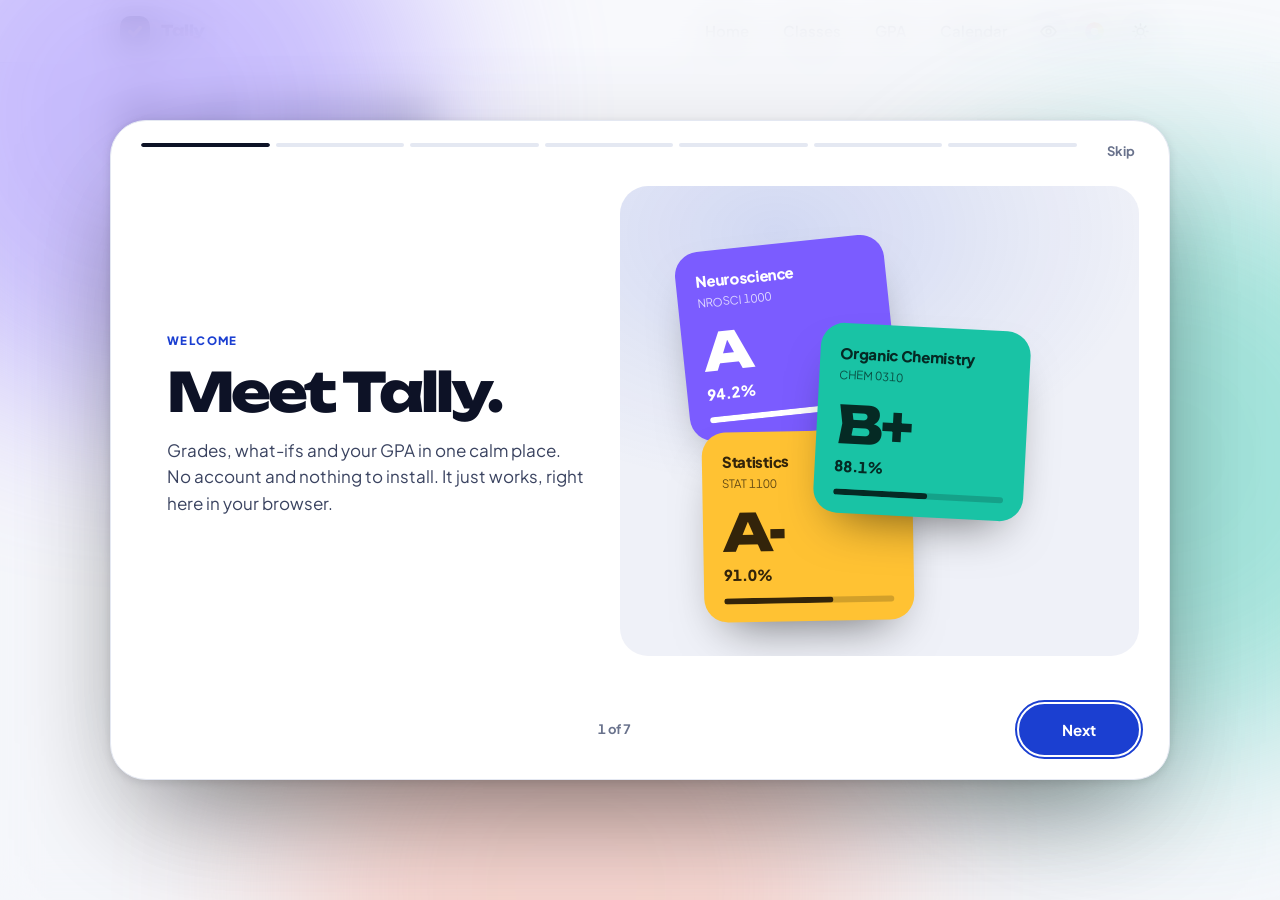
<file: index.html>
<!DOCTYPE html>
<html lang="en"><head><meta charset="utf-8"><meta name="viewport" content="width=device-width, initial-scale=1, viewport-fit=cover"><title>Tally</title><meta name="theme-color" content="#1B3FD1"><link rel="icon" href="icon.svg" type="image/svg+xml"><link rel="icon" href="favicon-32.png" sizes="32x32" type="image/png"><link rel="apple-touch-icon" href="apple-touch-icon.png"><link rel="manifest" href="manifest.webmanifest"><meta name="apple-mobile-web-app-capable" content="yes"><meta name="mobile-web-app-capable" content="yes"><meta name="apple-mobile-web-app-title" content="Tally"><meta name="apple-mobile-web-app-status-bar-style" content="black-translucent"><script>try{var t=localStorage.getItem('pitt-theme');if(t==='dark'||t==='light')document.documentElement.dataset.theme=t}catch(e){}</script><link rel="preconnect" href="https://fonts.googleapis.com"><link rel="preconnect" href="https://fonts.gstatic.com" crossorigin><link href="https://fonts.googleapis.com/css2?family=Unbounded:wght@600;800&family=Plus+Jakarta+Sans:wght@400;500;600;700;800&display=swap" rel="stylesheet"><link rel="stylesheet" href="styles.css"></head><body><a class="skip" href="#main">Skip to content</a><header class="top" id="shell-header"><div class="wrap">
  <button class="brand" data-act="go" data-v="home" aria-label="Tally home"><svg class="mark" viewBox="0 0 64 64" aria-hidden="true"><rect width="64" height="64" rx="22" fill="#0D1226"/><path d="M21.5 33.5 29 41 43 25" fill="none" stroke="#FFB81C" stroke-width="8" stroke-linecap="round" stroke-linejoin="round"/></svg><span class="t">Tally</span></button>
  <div class="right"><nav class="tabs" aria-label="Sections">
    <button data-act="go" data-v="home">Home</button>
    <button data-act="jump" data-t="classes">Classes</button>
    <button data-act="jump" data-t="gpa">GPA</button>
    <button data-act="go" data-v="cal" id="calTab">Calendar</button>
  </nav>
  <button class="tg calbtn" data-act="go" data-v="cal" aria-label="Calendar" title="Calendar"><svg viewBox="0 0 24 24" fill="none" stroke="currentColor" stroke-width="2" stroke-linecap="round" stroke-linejoin="round"><rect x="3.5" y="5" width="17" height="15.5" rx="4"/><path d="M8 3v3.5M16 3v3.5M3.5 10h17"/></svg></button>
  <button class="tg" id="privBtn" aria-label="Hide grades" aria-pressed="false" title="Hide grades"><svg class="eye" viewBox="0 0 24 24" fill="none" stroke="currentColor" stroke-width="2" stroke-linecap="round" stroke-linejoin="round"><path d="M2.5 12S6 5.5 12 5.5 21.5 12 21.5 12 18 18.5 12 18.5 2.5 12 2.5 12z"/><circle cx="12" cy="12" r="3"/></svg><svg class="eyeoff" viewBox="0 0 24 24" fill="none" stroke="currentColor" stroke-width="2" stroke-linecap="round" stroke-linejoin="round"><path d="M10.6 5.7A9.6 9.6 0 0 1 12 5.5c6 0 9.5 6.5 9.5 6.5a16 16 0 0 1-2.9 3.7M6.6 6.9A15.700 15.700 0 0 0 2.5 12S6 18.500 12 18.500c1.600 0 3-.4 4.200-1M9.900 9.900a3 3 0 0 0 4.200 4.200M3 3l18 18"/></svg></button>
  <button class="tg" id="accBtn" aria-label="Accent colors" title="Accent colors" aria-expanded="false" aria-controls="accPop"><span class="dotc"></span></button>
  <button class="tg" id="themeBtn" aria-label="Toggle dark mode" title="Toggle dark mode"><svg class="sun" viewBox="0 0 24 24" fill="none" stroke="currentColor" stroke-width="2" stroke-linecap="round"><circle cx="12" cy="12" r="4.2"/><path d="M12 2.5v2.2M12 19.3v2.2M2.5 12h2.2M19.3 12h2.2M5.3 5.3l1.6 1.6M17.1 17.1l1.6 1.6M5.3 18.7l1.6-1.6M17.1 6.9l1.6-1.6"/></svg><svg class="moon" viewBox="0 0 24 24" fill="currentColor"><path d="M20.5 14.6A8.6 8.6 0 0 1 9.4 3.5a8.6 8.6 0 1 0 11.1 11.1z"/></svg></button></div>
</div></header><main><div class="wrap" id="main" tabindex="-1"></div></main><div id="saveStat" class="savestat" role="status" aria-live="polite"></div><script id="saved" type="application/json">null</script><script src="js/core.js"></script><script src="js/canvas.js"></script><script src="js/ui.js"></script><script src="js/features.js"></script><script src="js/canvasui.js"></script><script src="js/tour.js"></script><script src="js/main.js"></script></body></html>
</file>
<file: styles.css>
:root{
  --bg:#F6F7FB; --card:#FFFFFF; --ink:#0D1226; --ink2:#3A4360; --mut:#69728C; --line:#E4E8F2; --soft:#EFF1F8;
  --hero:#1B3FD1; --elev:#FFFFFF; --topbg:rgba(255,255,255,.95); --on:#fff;
  --blue:#1B3FD1; --blue-soft:#E8EDFD; --gold:#FFB81C; --good:#0F8A5F; --good-soft:#E1F5EA; --warn:#B8400A; --warn-soft:#FFF0E6;
  --disp:"Unbounded","Plus Jakarta Sans",system-ui,sans-serif;
  --shadow:0 1px 2px rgba(13,18,38,.05),0 12px 30px -16px rgba(13,18,38,.18);
  color-scheme: light;
  box-sizing:border-box;
  padding-top:env(safe-area-inset-top,0px);
  padding-bottom:env(safe-area-inset-bottom,0px);
}
@media (prefers-color-scheme:dark){:root:not([data-theme=light]){--bg:#000000;--card:#0B0C10;--ink:#EEF1FA;--ink2:#B9C1D8;--mut:#8A94B0;--line:#1E202B;--soft:#15171F;--elev:#12141B;--topbg:rgba(0,0,0,.85);--blue:#8AA0FF;--blue-soft:rgba(138,160,255,.14);--good:#4FD6A0;--good-soft:rgba(79,214,160,.14);--warn:#FF9F66;--warn-soft:rgba(255,159,102,.14);--shadow:0 1px 2px rgba(0,0,0,.4),0 14px 32px -16px rgba(0,0,0,.75);color-scheme:dark}}
:root[data-theme=dark]{--bg:#000000;--card:#0B0C10;--ink:#EEF1FA;--ink2:#B9C1D8;--mut:#8A94B0;--line:#1E202B;--soft:#15171F;--elev:#12141B;--topbg:rgba(0,0,0,.85);--blue:#8AA0FF;--blue-soft:rgba(138,160,255,.14);--good:#4FD6A0;--good-soft:rgba(79,214,160,.14);--warn:#FF9F66;--warn-soft:rgba(255,159,102,.14);--shadow:0 1px 2px rgba(0,0,0,.4),0 14px 32px -16px rgba(0,0,0,.75);color-scheme:dark}
*,*::before,*::after{box-sizing:border-box}
html{scroll-padding-top:calc(env(safe-area-inset-top,0px) + 72px)}
body{margin:0;background:var(--bg);color:var(--ink);font:400 15px/1.55 "Plus Jakarta Sans",system-ui,-apple-system,"Segoe UI",Roboto,sans-serif;-webkit-font-smoothing:antialiased;font-variant-numeric:tabular-nums}
body::before{content:"";position:fixed;inset:0 0 auto;height:env(safe-area-inset-top,0px);background:var(--topbg);z-index:30}
h1,h2,h3,p{margin:0}
button,input,select,textarea{font:inherit;color:inherit}
:focus-visible{outline:3px solid var(--gold);outline-offset:2px}
.wrap{max-width:1120px;margin:0 auto;padding:0 clamp(16px,4vw,40px)}
.disp{font-family:var(--disp);font-weight:800;letter-spacing:-0.04em}

.top{position:sticky;top:env(safe-area-inset-top,0px);z-index:20;background:var(--topbg);backdrop-filter:blur(12px);-webkit-backdrop-filter:blur(12px);border-bottom:1px solid var(--line)}
.top .wrap{display:flex;align-items:center;justify-content:space-between;gap:16px;height:62px}
.brand{display:flex;align-items:center;gap:11px;font-family:var(--disp);font-weight:800;font-size:15px;letter-spacing:-0.03em;background:none;border:0;cursor:pointer;padding:0}
.mark{width:30px;height:30px;flex:0 0 auto;display:block}
.right{display:flex;align-items:center;gap:6px;min-width:0}
.tg{position:relative;width:40px;height:40px;border-radius:99px;border:0;background:var(--soft);color:var(--ink);cursor:pointer;flex:0 0 auto;display:grid;place-items:center;transition:background-color .2s ease,transform .2s ease}
#accBtn .dotc{width:19px;height:19px;border-radius:99px;background:conic-gradient(#FF7A59,#FFC233,#B8E651,#19C3A5,#4C92FF,#7B5CFF,#FF6FA8,#FF7A59);-webkit-mask:radial-gradient(circle,transparent 0 3.5px,#000 4px);mask:radial-gradient(circle,transparent 0 3.5px,#000 4px);grid-area:1/1;transition:transform .5s cubic-bezier(.2,.7,.2,1)}
#accBtn:hover .dotc,#accBtn[aria-expanded=true] .dotc{transform:rotate(90deg)}
:root[data-acc]{--hero:var(--acc);--blue:var(--acc);--blue-soft:color-mix(in srgb,var(--acc) 12%,transparent)}
:root[data-acc][data-theme=dark]{--blue:color-mix(in srgb,var(--acc) 55%,#fff);--blue-soft:color-mix(in srgb,var(--acc) 22%,transparent)}
.pop{position:fixed;z-index:60;top:calc(env(safe-area-inset-top,0px) + 70px);right:max(16px,calc((100vw - 1120px)/2 + 40px));width:min(410px,calc(100vw - 32px));max-height:calc(100vh - 100px);overflow:auto;background:var(--elev);border:1px solid var(--line);border-radius:24px;box-shadow:0 24px 60px -20px rgba(0,0,0,.45),var(--shadow);padding:18px 18px 14px;opacity:0;visibility:hidden;transform:translateY(-8px) scale(.97);transform-origin:top right;transition:opacity .22s ease,transform .28s cubic-bezier(.2,.7,.2,1),visibility 0s .28s}
.pop.open{opacity:1;visibility:visible;transform:none;transition:opacity .22s ease,transform .28s cubic-bezier(.2,.7,.2,1),visibility 0s}
.pop h4{margin:0 0 10px;font-size:12.5px;font-weight:700;color:var(--mut);letter-spacing:.04em;text-transform:uppercase}
.pop h4:not(:first-child){margin-top:18px}
.sw{display:flex;flex-wrap:wrap;gap:8px}
.sw button{position:relative;width:28px;height:28px;border-radius:99px;border:0;background:var(--c);cursor:pointer;padding:0;box-shadow:inset 0 0 0 1px rgba(128,128,128,.25);transition:transform .15s ease}
.sw button:hover{transform:scale(1.14)}
.sw button.on{box-shadow:0 0 0 2px var(--elev),0 0 0 4px var(--ink)}
.sw.big button{width:34px;height:34px}
.cr2{display:grid;grid-template-columns:112px minmax(0,1fr);gap:8px 10px;align-items:center;padding:9px 0;border-top:1px solid var(--line)}
.cr2:first-of-type{border-top:0}
.cr2 .nm2{font-weight:600;font-size:13.5px;display:flex;align-items:center;gap:8px;min-width:0}
.cr2 .nm2 span{overflow:hidden;text-overflow:ellipsis;white-space:nowrap}
.cr2 .nm2 i{width:10px;height:10px;border-radius:99px;background:var(--c);flex:0 0 auto}
.cr2 .sw button{width:18px;height:18px}
.cr2 .sw{gap:4px;flex-wrap:nowrap}
.pre{display:grid;grid-template-columns:repeat(3,minmax(0,1fr));gap:8px}
.pre button{border:2px solid var(--line);background:var(--soft);border-radius:16px;padding:10px 8px 9px;cursor:pointer;display:flex;flex-direction:column;align-items:center;gap:8px;color:var(--ink);transition:border-color .18s ease,transform .15s ease}
.pre button:hover{transform:translateY(-2px)}
.pre button.on{border-color:var(--ink)}
.pre b{font-size:12.5px;font-weight:700}
.strip{display:flex}
.strip i{width:13px;height:13px;border-radius:99px;margin-left:-3px;box-shadow:0 0 0 2px var(--soft)}
.strip i:first-child{margin-left:0;width:17px;height:17px;margin-top:-2px;margin-right:2px}
.pophint{margin:14px 0 0;font-size:12.5px;color:var(--mut)}
.cpbar{display:flex;align-items:center;justify-content:space-between;gap:12px;flex-wrap:wrap}
.cc{display:flex;gap:6px;align-items:center}
.cc button{width:18px;height:18px;border-radius:99px;border:0;padding:0;background:var(--c);cursor:pointer;box-shadow:inset 0 0 0 1px rgba(128,128,128,.3);transition:transform .15s ease}
.cc button:hover{transform:scale(1.2)}
.cc button.on{box-shadow:0 0 0 2px var(--bg),0 0 0 4px var(--ink)}
.popf{display:flex;justify-content:flex-end;margin-top:10px}
.popf button{background:none;border:0;color:var(--mut);font-weight:700;cursor:pointer;font-size:13px;padding:6px 4px}
.popf button:hover{color:var(--ink)}
@media (max-width:520px){.cr2{grid-template-columns:1fr}}
.tg:hover{background:var(--line)}
.tg:active{transform:scale(.92)}
.tg svg{grid-area:1/1;width:19px;height:19px;transition:transform .5s cubic-bezier(.2,.7,.2,1),opacity .3s ease}
.tg .moon{opacity:0;transform:rotate(-70deg) scale(.4)}
:root[data-theme=dark] .tg .sun{opacity:0;transform:rotate(70deg) scale(.4)}
:root[data-theme=dark] .tg .moon{opacity:1;transform:none}
@media (prefers-reduced-motion:no-preference){html.theming,html.theming *,html.theming *::before,html.theming *::after{transition:background-color .4s ease,color .4s ease,border-color .4s ease,fill .4s ease,stroke .4s ease,box-shadow .4s ease!important}}
.tabs{display:flex;gap:4px;overflow-x:auto}
.tabs button{background:none;border:0;border-radius:99px;padding:8px 15px;cursor:pointer;color:var(--ink2);font-weight:600;white-space:nowrap}
.tabs button:hover{background:var(--soft);color:var(--ink)}

main{padding:34px 0 110px}
.page-h{font-family:var(--disp);font-size:clamp(34px,6vw,60px);font-weight:800;letter-spacing:-0.05em;line-height:1}
.lede{color:var(--mut);margin-top:12px;max-width:56ch;font-size:16px}
.card{background:var(--card);border-radius:28px;box-shadow:var(--shadow);border:1px solid var(--line)}
.mut{color:var(--mut)}
.sechead{display:flex;align-items:flex-end;justify-content:space-between;gap:14px;flex-wrap:wrap;margin:56px 0 16px;scroll-margin-top:76px}
.sechead h2{font-family:var(--disp);font-size:clamp(22px,3vw,30px);font-weight:800;letter-spacing:-0.045em}
.sechead p{color:var(--mut);font-size:14px}

.hero{position:relative;overflow:hidden;margin-top:28px;display:grid;grid-template-columns:minmax(0,1fr) minmax(0,1.1fr);gap:22px 40px;align-items:center;padding:clamp(24px,3.6vw,44px);border-radius:36px;background-color:var(--hero);background-image:radial-gradient(rgba(255,255,255,.16) 1.2px,transparent 1.4px);background-size:24px 24px;color:#fff}
.hero .lab{font-weight:700;display:flex;align-items:center;gap:12px;color:#fff}
.hero .lab::before{content:"";width:30px;height:5px;border-radius:5px;background:var(--gold)}
.gnum{font-family:var(--disp);font-size:clamp(50px,8.4vw,96px);font-weight:800;letter-spacing:-0.05em;line-height:1;margin-top:18px;color:#fff}
.hero .sub{margin-top:12px;color:rgba(255,255,255,.82)}
.after{margin-top:18px;padding:11px 16px;border-radius:16px;background:rgba(255,255,255,.14);color:#fff;font-size:14px;display:inline-block}
.after b{color:var(--gold);font-family:var(--disp);font-weight:800;font-size:17px;letter-spacing:-0.03em}
.hc svg{display:block;width:100%;height:auto}
.hc text{fill:rgba(255,255,255,.8);font:12px "Plus Jakarta Sans",system-ui,sans-serif}
.hc .val{fill:#fff;font-weight:800;font-size:13px}
.hc .ch-grid{stroke:rgba(255,255,255,.2)}
.hc .ch-line{fill:none;stroke:var(--gold);stroke-width:4;stroke-linecap:round;stroke-linejoin:round}
.hc .ch-area{fill:var(--gold);fill-opacity:.16}
.hc .ch-dot{fill:var(--gold);stroke:#fff;stroke-width:3}
.hc .ch-dot.proj{fill:var(--hero);stroke:var(--gold)}

.tiles{display:grid;grid-template-columns:repeat(3,minmax(0,1fr));gap:16px}
.tile{position:relative;display:flex;flex-direction:column;text-align:left;width:100%;min-height:290px;cursor:pointer;border:0;border-radius:32px;padding:24px 24px 22px;background:var(--c);color:var(--fg);box-shadow:var(--shadow)}
.tile:focus-visible{outline-color:var(--ink)}
@media (prefers-reduced-motion:no-preference){.tile{transition:transform .18s ease,box-shadow .18s ease}.tile:hover{transform:translateY(-4px);box-shadow:0 18px 36px -18px rgba(13,18,38,.5)}}
.tile .nm{font-weight:800;font-size:18px;line-height:1.2;letter-spacing:-0.02em}
.tile .cd{font-size:13px;opacity:.78;margin-top:3px}
.tile .L{font-family:var(--disp);font-weight:800;font-size:clamp(64px,7.6vw,92px);letter-spacing:-0.06em;line-height:1;margin-top:auto;padding-top:18px}
.tile .row{display:flex;align-items:baseline;justify-content:space-between;gap:10px;flex-wrap:wrap;margin-top:8px}
.tile .p{font-weight:800;font-size:21px;letter-spacing:-0.02em}
.tile .pj{font-size:13.5px;opacity:.85}
.tile .pj b{font-weight:800}
.tbar{height:8px;border-radius:99px;background:color-mix(in srgb,var(--fg) 20%,transparent);overflow:hidden;margin-top:16px}
.tbar i{display:block;height:100%;background:var(--fg);border-radius:99px}
.tile small{display:block;margin-top:8px;font-size:12.5px;opacity:.85}
.tile .late{display:inline-block;margin-top:9px;padding:3px 11px;border-radius:99px;background:var(--fg);color:var(--c);font-size:12px;font-weight:700}

.panel{padding:6px 26px}
.up{display:grid;grid-template-columns:116px minmax(0,1fr);gap:4px 16px;padding:14px 0;border-bottom:1px solid var(--line);align-items:start}
.up:last-child{border-bottom:0}
.up .d{font-weight:700;font-size:14px}
.up .c{color:var(--mut);font-size:13px;display:flex;align-items:center;gap:8px}
.dot{width:12px;height:12px;border-radius:99px;background:var(--c);flex:0 0 auto}
.up .c .dot{width:9px;height:9px}
.empty{padding:18px 0;color:var(--mut)}
.banner{margin-top:22px;padding:15px 20px;border-radius:20px;background:var(--gold);color:#2B1D00}
.banner b{font-weight:800}

.gpagrid{display:grid;grid-template-columns:repeat(auto-fit,minmax(220px,1fr));gap:14px;margin-bottom:14px}
.gp{padding:20px 24px}
.gp .t{color:var(--mut);font-size:13.5px;font-weight:600}
.gp .v{font-family:var(--disp);font-size:clamp(32px,4.4vw,42px);font-weight:800;letter-spacing:-0.05em;line-height:1.1;margin-top:8px;color:var(--blue)}
.gp .s{color:var(--mut);font-size:13.5px;margin-top:6px}
table{border-collapse:collapse;width:100%}
th,td{text-align:left;padding:13px 8px;border-bottom:1px solid var(--line);font-size:14.5px;vertical-align:middle}
th{color:var(--mut);font-weight:700;font-size:12.5px}
td.r,th.r{text-align:right}
tr:last-child td{border-bottom:0}
td .dot{display:inline-block;margin-right:12px;width:11px;height:11px;vertical-align:-1px}
.scroll{overflow-x:auto}

input[type=number],input[type=text],select{background:var(--soft);border:2px solid transparent;border-radius:12px;padding:8px 11px;width:100%;min-width:0}
input[type=number]:hover,input[type=text]:hover,select:hover{border-color:var(--line)}
input[type=number]:focus,input[type=text]:focus,select:focus{border-color:var(--blue);background:var(--elev);outline:0}
input[type=number]::-webkit-outer-spin-button,input[type=number]::-webkit-inner-spin-button{-webkit-appearance:none;margin:0}
input[type=number]{-moz-appearance:textfield;appearance:textfield}
td input[type=number]{width:78px}
td select{width:116px}

.semgrid{display:grid;grid-template-columns:repeat(auto-fill,minmax(440px,1fr));gap:16px}
.sem{padding:0;overflow:hidden}
.semtop{display:flex;justify-content:space-between;align-items:center;gap:12px;padding:18px 24px;background:var(--hd);color:var(--hf)}
.semtop h3{font-size:17px;font-weight:800;letter-spacing:-0.02em}
.semtop .g{font-family:var(--disp);font-size:28px;font-weight:800;letter-spacing:-0.05em;line-height:1;text-align:right}
.semtop .g small{display:block;font:600 12px "Plus Jakarta Sans",system-ui,sans-serif;letter-spacing:0;margin-top:6px;opacity:.85}
input[type=time],input[type=date]{background:var(--soft);border:2px solid transparent;border-radius:12px;padding:7px 10px;color:var(--ink);font:inherit;min-width:0;transition:border-color .18s ease,background-color .18s ease}
input[type=time]:hover,input[type=date]:hover{border-color:var(--line)}
input[type=time]:focus,input[type=date]:focus{border-color:var(--blue);background:var(--elev);outline:0}
.meets{display:flex;flex-direction:column;gap:10px;align-items:flex-start}
.mrow{display:flex;flex-wrap:wrap;gap:10px;align-items:center;padding:12px;border-radius:18px;background:var(--soft);width:100%}
.mrow input{background:var(--card)}
.mrow .mloc{flex:1 1 130px;width:auto}
.dchips{display:flex;gap:4px}
.dchips button{all:unset;cursor:pointer;width:32px;height:32px;border-radius:99px;display:grid;place-items:center;font:700 12px "Plus Jakarta Sans",system-ui,sans-serif;background:var(--card);color:var(--mut);transition:background-color .15s ease,color .15s ease,transform .15s ease}
.dchips button:hover{transform:scale(1.08)}
.dchips button.on{background:var(--blue);color:#fff}
.mtimes{display:flex;align-items:center;gap:6px;color:var(--mut);font-size:13px}
.mdel{all:unset;cursor:pointer;width:28px;height:28px;border-radius:99px;display:grid;place-items:center;color:var(--mut);font-size:18px}
.mdel:hover{background:var(--line);color:var(--ink)}
.cal .calhead{padding:clamp(18px,3vw,28px);margin-top:18px}
.caltop{display:flex;justify-content:space-between;align-items:flex-end;gap:14px;flex-wrap:wrap;margin-bottom:18px}
.calname{font-weight:700;color:var(--mut)}
.caldates{display:flex;gap:10px;flex-wrap:wrap}
.caldates label{display:flex;flex-direction:column;gap:4px;font-size:11px;font-weight:700;color:var(--mut);letter-spacing:.06em;text-transform:uppercase}
.calsum{display:flex;justify-content:space-between;align-items:flex-end;gap:12px;flex-wrap:wrap}
.calwk{font-family:var(--disp);font-size:clamp(34px,6vw,54px);font-weight:800;letter-spacing:-0.05em;line-height:1}
.calwk small{font:600 15px "Plus Jakarta Sans",system-ui,sans-serif;letter-spacing:0;color:var(--mut);margin-left:10px}
.calnote{font-weight:700;color:var(--blue);background:var(--blue-soft);padding:6px 14px;border-radius:99px;font-size:13px}
.calprog{height:8px;border-radius:99px;background:var(--soft);overflow:hidden;margin-top:16px}
.calprog i{display:block;height:100%;border-radius:99px;background:var(--blue);transition:width .6s cubic-bezier(.2,.7,.2,1)}
.wks{display:flex;flex-wrap:wrap;gap:6px;margin-top:16px}
.wk{all:unset;cursor:pointer;min-width:32px;height:32px;box-sizing:border-box;padding:0 4px;border-radius:11px;display:grid;place-items:center;background:var(--soft);color:var(--mut);font:700 12px "Plus Jakarta Sans",system-ui,sans-serif;transition:background-color .15s ease,color .15s ease,transform .15s ease}
.wk:hover{transform:translateY(-1px);color:var(--ink)}
.wk.now{box-shadow:inset 0 0 0 2px var(--blue)}
.wk.on{background:var(--blue);color:#fff}
.calhint{color:var(--mut);font-size:14px}
.calhint.pad{padding:4px 22px 0}
.calcard{margin-top:22px;background:var(--elev);border:1px solid var(--line);border-radius:24px;overflow:hidden}
.caltb{display:flex;align-items:center;gap:10px;padding:16px 18px 10px;flex-wrap:wrap}
.calnav{display:flex;gap:6px}
.calnav .tg{width:36px;height:36px}
.calnav .tg:disabled{opacity:.35;cursor:default;transform:none}
.caltitle{flex:1;font-family:var(--disp);font-weight:800;letter-spacing:-0.04em;font-size:clamp(18px,3vw,24px);min-width:140px}
.caltitle small{font:600 13px "Plus Jakarta Sans",system-ui,sans-serif;letter-spacing:0;color:var(--mut);margin-left:8px}
.calscroll{overflow-x:auto;padding:0 12px 16px}
.calgrid{display:grid;grid-template-columns:44px repeat(var(--n),minmax(0,1fr));min-width:calc(44px + var(--n)*92px)}
.dh{text-align:center;padding:6px 0 10px}
.dh b{display:block;font-size:11px;letter-spacing:.08em;text-transform:uppercase;color:var(--mut);margin-bottom:4px}
.dh span{display:inline-grid;place-items:center;min-width:36px;height:36px;border-radius:99px;font:800 18px var(--disp);letter-spacing:-0.04em}
.dh.today span{background:var(--blue);color:#fff}
.dh.outsem{opacity:.4}
.dlab{font-size:10px;font-weight:700;letter-spacing:.08em;text-transform:uppercase;color:var(--mut);padding:6px 6px 0 0;text-align:right}
.dues{display:flex;flex-direction:column;gap:4px;padding:2px 3px 10px;min-width:0}
.cdue{all:unset;cursor:pointer;box-sizing:border-box;font:700 11px "Plus Jakarta Sans",system-ui,sans-serif;padding:4px 8px;border-radius:8px;border-left:3px solid var(--c);background:color-mix(in srgb,var(--c) 20%,transparent);color:var(--ink);white-space:nowrap;overflow:hidden;text-overflow:ellipsis;display:block}
.cdue.ev2{background:var(--c);color:#111;border-left-color:transparent}
.cdue.dn{opacity:.5;text-decoration:line-through}
.axis{position:relative;height:var(--H)}
.axis span{position:absolute;right:8px;transform:translateY(-50%);font-size:11px;font-weight:600;color:var(--mut)}
.cdcol{position:relative;height:var(--H);border-left:1px solid var(--line);background-image:linear-gradient(var(--line) 1px,transparent 1px);background-size:100% var(--rh);cursor:copy;transition:background-color .2s ease}
.cdcol.today{background-color:var(--blue-soft)}
.cdcol.outsem{opacity:.45}
.ev{all:unset;box-sizing:border-box;position:absolute;display:flex;flex-direction:column;gap:2px;overflow:hidden;cursor:pointer;padding:8px 10px;border-radius:14px;background:var(--c);color:var(--fg);box-shadow:0 6px 16px -8px rgba(0,0,0,.55);transition:transform .18s ease,box-shadow .18s ease;z-index:1}
.ev:hover{transform:translateY(-2px);box-shadow:0 12px 22px -10px rgba(0,0,0,.6);z-index:3}
.ev .nm{font-weight:800;font-size:13px;line-height:1.15;letter-spacing:-0.01em}
.ev .tm,.ev .lc{font-size:11.5px;font-weight:600;opacity:.78;line-height:1.2}
.ev.sm{flex-direction:row;align-items:center;gap:8px;padding:4px 10px}
.ev.sm .tm,.ev.sm .lc{display:none}
.nowl{position:absolute;left:-1px;right:0;height:2px;background:#FF4D5E;z-index:4;pointer-events:none}
.nowl:before{content:"";position:absolute;left:-4px;top:-3px;width:8px;height:8px;border-radius:99px;background:#FF4D5E}
.callg{display:grid;grid-template-columns:repeat(auto-fill,minmax(250px,1fr));gap:10px;margin-top:16px}
.lg{all:unset;cursor:pointer;box-sizing:border-box;display:flex;gap:12px;align-items:flex-start;padding:14px 16px;border-radius:18px;background:var(--elev);border:1px solid var(--line);transition:transform .18s ease,border-color .18s ease}
.lg:hover{transform:translateY(-2px);border-color:var(--mut)}
.lg i{width:12px;height:12px;border-radius:99px;margin-top:4px;flex:0 0 auto}
.lg b{display:block;font-size:14px}
.lg small{display:block;color:var(--mut);font-size:12.5px;margin-top:3px;line-height:1.4}
.evcs{display:flex;flex-wrap:wrap;gap:8px}
.evc{cursor:pointer;display:block}
.evc input{position:absolute;opacity:0;pointer-events:none}
.evc i{display:block;width:28px;height:28px;border-radius:99px;transition:transform .15s ease,box-shadow .15s ease}
.evc input:checked+i{box-shadow:0 0 0 3px var(--elev),0 0 0 5px var(--ink);transform:scale(1.05)}
.chk2{flex-direction:row;align-items:center;justify-content:space-between;gap:10px}
.chk2 input{width:20px;height:20px;accent-color:var(--blue)}
.tg.calbtn{display:none}
.tp{display:inline-block}
.tpbtn{all:unset;cursor:pointer;box-sizing:border-box;padding:9px 14px;min-width:108px;text-align:center;border-radius:12px;background:var(--soft);font-weight:700;font-size:14px;color:var(--ink);border:2px solid transparent;transition:border-color .18s ease,background-color .18s ease}
.tpbtn:hover{border-color:var(--line)}
.tpbtn:focus-visible{border-color:var(--blue)}
.tpbtn.empty{color:var(--mut);font-weight:600}
.mrow .tpbtn{background:var(--card)}
.tpop{position:fixed;z-index:300;width:288px;background:var(--elev);border:1px solid var(--line);border-radius:26px;padding:18px 16px 14px;box-shadow:0 30px 80px -20px rgba(0,0,0,.65),0 2px 6px rgba(0,0,0,.2);animation:tpin .18s cubic-bezier(.2,.8,.2,1)}
@keyframes tpin{from{opacity:0;transform:translateY(6px) scale(.97)}to{opacity:1;transform:none}}
.tpshow{text-align:center;font-family:var(--disp);font-weight:800;font-size:30px;letter-spacing:-0.05em;margin:0 0 14px;color:var(--ink)}
.tpcols{display:grid;grid-template-columns:1fr 1fr 78px;gap:8px}
.tpcol{position:relative;height:212px;overflow-y:auto;display:flex;flex-direction:column;gap:4px;padding:84px 0;box-sizing:border-box;scrollbar-width:none;-webkit-mask-image:linear-gradient(transparent,#000 22%,#000 78%,transparent);mask-image:linear-gradient(transparent,#000 22%,#000 78%,transparent)}
.tpcol::-webkit-scrollbar{display:none}
.tpcol button{all:unset;cursor:pointer;flex:0 0 auto;height:40px;border-radius:13px;display:grid;place-items:center;font-weight:700;font-size:16px;color:var(--ink2);transition:background-color .12s ease,color .12s ease}
.tpcol button:hover{background:var(--soft);color:var(--ink)}
.tpcol button.on{background:var(--blue);color:#fff;box-shadow:0 8px 18px -8px var(--blue)}
.tpcol.ampm{padding:0;justify-content:center;gap:8px;-webkit-mask-image:none;mask-image:none;overflow:visible}
.tpcol.ampm button{height:52px;font-size:15px;background:var(--soft)}
.tpcol.ampm button.on{background:var(--blue)}
.tpfoot{display:flex;justify-content:space-between;align-items:center;margin-top:12px}
.tpclear{all:unset;cursor:pointer;color:var(--mut);font-weight:700;font-size:13px;padding:8px 6px}
.tpclear:hover{color:var(--ink)}
.dpbtn{min-width:150px}
.caldates label,.caldates>div{display:flex;flex-direction:column;gap:4px;font-size:11px;font-weight:700;color:var(--mut);letter-spacing:.06em;text-transform:uppercase}
.dpop{position:fixed;z-index:300;width:300px;background:var(--elev);border:1px solid var(--line);border-radius:26px;padding:16px;box-shadow:0 30px 80px -20px rgba(0,0,0,.65),0 2px 6px rgba(0,0,0,.2);animation:tpin .18s cubic-bezier(.2,.8,.2,1)}
.dph{display:flex;align-items:center;justify-content:space-between;margin-bottom:12px}
.dpt{font-family:var(--disp);font-weight:800;font-size:18px;letter-spacing:-0.04em}
.dpt small{font:600 13px "Plus Jakarta Sans",system-ui,sans-serif;letter-spacing:0;color:var(--mut);margin-left:4px}
.dpnav{all:unset;cursor:pointer;width:34px;height:34px;border-radius:99px;display:grid;place-items:center;background:var(--soft);color:var(--ink);transition:background-color .15s ease}
.dpnav:hover{background:var(--line)}
.dpnav svg{width:17px;height:17px}
.dpw{display:grid;grid-template-columns:repeat(7,1fr);margin-bottom:4px}
.dpw span{text-align:center;font:700 11px "Plus Jakarta Sans",system-ui,sans-serif;letter-spacing:.06em;color:var(--mut);padding:4px 0}
.dpg{display:grid;grid-template-columns:repeat(7,1fr);gap:2px}
.dpg button{all:unset;cursor:pointer;height:36px;border-radius:12px;display:grid;place-items:center;font-weight:600;font-size:14px;color:var(--ink);transition:background-color .12s ease}
.dpg button:hover{background:var(--soft)}
.dpg button.o{color:var(--mut);opacity:.45}
.dpg button.t{box-shadow:inset 0 0 0 2px var(--blue)}
.dpg button.on{background:var(--blue);color:#fff;font-weight:800;box-shadow:0 8px 18px -8px var(--blue);opacity:1}
.dpt0{color:var(--blue)!important}
.cal .calhead{padding:clamp(22px,3.4vw,36px)}
.cal .caltop{margin-bottom:24px}
.calcard{position:relative;margin-top:24px;background:var(--card);border:1px solid var(--line);border-radius:28px;box-shadow:var(--shadow);overflow:hidden}
.caltb{padding:24px 28px 18px;gap:12px}
.calscroll{padding:0 24px 28px}
.calscroll.dim .calgrid{opacity:.4}
.calgrid{grid-template-columns:52px repeat(var(--n),minmax(0,1fr));min-width:calc(52px + var(--n)*110px)}
.dh{padding:10px 0 14px}
.dh b{font-size:11.5px;margin-bottom:8px}
.dh span{min-width:42px;height:42px;font-size:20px}
.dues{gap:6px;padding:2px 5px 14px}
.cdue{padding:6px 10px;border-radius:10px;font-size:12px}
.dlab{padding:8px 10px 0 0}
.axis span{right:12px;font-size:11.5px}
.axis span.f0{transform:none}
.cdcol{background-image:linear-gradient(var(--line) 1px,transparent 1px)}
.cdcol.today{background-color:color-mix(in srgb,var(--blue) 7%,transparent)}
.ev{overflow:visible;padding:11px 14px 12px;border-radius:18px;gap:3px;background:linear-gradient(165deg,color-mix(in srgb,var(--c) 84%,#fff),var(--c));box-shadow:inset 0 1px 0 rgba(255,255,255,.4),0 12px 24px -14px var(--c);left:5px}
.ev .nm{font-size:14.5px;letter-spacing:-0.02em}
.ev .tm{font-size:12px;opacity:.82}
.ev .lc{font-size:11.5px;opacity:.7;margin-top:1px}
.ev.sm{padding:5px 12px}
.ev.sm .nm{white-space:nowrap;overflow:hidden;text-overflow:ellipsis}
.ev:hover{z-index:5}
.ev:hover{transform:translateY(-2px) scale(1.01)}
.calempty{position:absolute;left:50%;top:58%;transform:translate(-50%,-50%);text-align:center;max-width:360px;width:calc(100% - 48px);padding:28px 26px;border-radius:24px;background:var(--elev);border:1px solid var(--line);box-shadow:var(--shadow);z-index:6}
.calempty svg{width:34px;height:34px;color:var(--blue);margin-bottom:10px}
.calempty b{display:block;font-family:var(--disp);font-size:20px;letter-spacing:-0.04em;margin-bottom:6px}
.calempty p{color:var(--mut);font-size:14px;line-height:1.5;margin-bottom:16px}
.offs{margin-top:28px}
.callg{margin-top:24px;gap:12px}
.lg{padding:18px 20px;border-radius:22px;background:var(--card)}
.lg i{width:14px;height:14px;margin-top:3px}
.cdcol.offday{border-left-color:color-mix(in srgb,var(--oc) 45%,var(--line))}
.cdcol.offday.joined{border-left-color:transparent}
.offbg{position:absolute;top:0;bottom:0;left:0;z-index:0;pointer-events:none;background:linear-gradient(180deg,color-mix(in srgb,var(--oc) 14%,transparent),color-mix(in srgb,var(--oc) 4%,transparent) 70%);border-radius:0 0 4px 4px}
.offrow{grid-column:2 / -1;display:grid;grid-template-columns:var(--cols);padding:0 0 12px}
.offban{all:unset;cursor:pointer;box-sizing:border-box;display:flex;flex-direction:column;justify-content:center;gap:1px;min-height:46px;margin:0 4px;padding:8px 16px;border-radius:16px;background:linear-gradient(165deg,color-mix(in srgb,var(--c) 82%,#fff),var(--c));color:#10131c;box-shadow:inset 0 1px 0 rgba(255,255,255,.4),0 10px 22px -14px var(--c);transition:transform .18s ease}
.offban:hover{transform:translateY(-1px)}
.offban b{font-size:14px;letter-spacing:-0.02em;line-height:1.15;display:-webkit-box;-webkit-line-clamp:2;-webkit-box-orient:vertical;overflow:hidden}
.offban span{font-size:11.5px;font-weight:700;opacity:.72;white-space:nowrap;overflow:hidden;text-overflow:ellipsis}
.offban.contl{margin-left:0;border-top-left-radius:6px;border-bottom-left-radius:6px}
.offban.contr{margin-right:0;border-top-right-radius:6px;border-bottom-right-radius:6px}
.dh.isoff span{box-shadow:inset 0 0 0 2px var(--line)}
.wk.hasoff{position:relative}
.wk.hasoff:after{content:"";position:absolute;right:4px;top:4px;width:6px;height:6px;border-radius:99px;background:#FF6FA8}
.offs{margin-top:22px}
.offh{display:flex;justify-content:space-between;align-items:center;gap:10px;flex-wrap:wrap;margin-bottom:12px}
.offh h3{font-family:var(--disp);font-weight:800;letter-spacing:-0.04em;font-size:22px}
.offact{display:flex;gap:8px;flex-wrap:wrap}
.offgrid{display:grid;grid-template-columns:repeat(auto-fill,minmax(270px,1fr));gap:10px}
.off{all:unset;cursor:pointer;box-sizing:border-box;display:flex;align-items:center;gap:14px;padding:14px 16px;border-radius:18px;background:var(--elev);border:1px solid var(--line);position:relative;overflow:hidden;transition:transform .18s ease,border-color .18s ease}
.off:hover{transform:translateY(-2px);border-color:var(--c)}
.off:before{content:"";position:absolute;inset:0 auto 0 0;width:5px;background:var(--c)}
.off i{width:38px;height:38px;border-radius:12px;flex:0 0 auto;margin-left:6px;background:linear-gradient(160deg,color-mix(in srgb,var(--c) 80%,#fff),var(--c))}
.off div{flex:1;min-width:0}
.off b{display:block;font-size:14px;white-space:nowrap;overflow:hidden;text-overflow:ellipsis}
.off small{display:block;color:var(--mut);font-size:12.5px;margin-top:2px}
.off span{font:800 10px "Plus Jakarta Sans",system-ui,sans-serif;letter-spacing:.08em;text-transform:uppercase;padding:4px 9px;border-radius:99px;background:color-mix(in srgb,var(--c) 22%,transparent);color:var(--ink)}
.off.past{opacity:.5}
.kinds{display:flex;flex-wrap:wrap;gap:8px}
.kd{cursor:pointer}
.kd input{position:absolute;opacity:0;pointer-events:none}
.kd span{display:inline-block;padding:8px 14px;border-radius:99px;background:var(--soft);font-weight:700;font-size:13px;color:var(--ink2);border:2px solid transparent;transition:all .15s ease}
.kd input:checked+span{background:color-mix(in srgb,var(--c) 28%,transparent);border-color:var(--c);color:var(--ink)}
.tabs button.on{color:var(--ink);background:var(--soft)}
.semb{padding:8px 24px 20px}
.sem.tr{margin-top:16px}
.sem.tr .semtop{padding:14px 24px}
.sem.tr h3{font-size:15px}
.sem.tr .g{display:flex;align-items:center;gap:12px;font-size:14px}
.sem.tr .g input{width:84px;font:800 18px var(--disp);letter-spacing:-0.03em;text-align:center;background:rgba(127,127,127,.16);border:1.5px solid transparent;border-radius:10px;color:inherit;padding:8px 10px;outline:0;-moz-appearance:textfield}
.sem.tr .g input:focus{border-color:var(--acc,currentColor)}
.sem.tr .g input::placeholder{color:inherit;opacity:.35}
.sem.tr .g input::-webkit-outer-spin-button,.sem.tr .g input::-webkit-inner-spin-button{-webkit-appearance:none;margin:0}
.sem.tr .g small{display:inline;margin:0;font-size:12px}
.cr{display:grid;grid-template-columns:minmax(0,1fr) 42px 56px 42px;gap:8px;align-items:center;padding:10px 0;border-bottom:1px solid var(--line);font-size:14.5px}
.cr:last-of-type{border-bottom:0}
.cr .n{overflow:hidden;text-overflow:ellipsis;white-space:nowrap;font-weight:600}
.cr .m{color:var(--mut);text-align:right;font-size:13px}
.cr .gg{background:var(--blue-soft);color:var(--blue);border-radius:99px;text-align:center;font-weight:800;font-size:13px;padding:2px 0}
.semnote{color:var(--mut);font-size:13px;margin-top:12px}
.semnote b{color:var(--ink)}
.rpct{transition:background-color .25s ease,color .25s ease,border-color .25s ease}
input[data-f="w"]:not(:placeholder-shown){background:var(--blue-soft);border-color:var(--blue)}
input[type=number],input[type=text],select{transition:border-color .18s ease,background-color .18s ease}
.btn,.tabs button,.back,.fld{transition:border-color .18s ease,color .18s ease,background-color .18s ease,opacity .18s ease}
.track i,.tbar i{transition:width .55s cubic-bezier(.2,.7,.2,1)}
.gletter,.gpct,.projres .l,.projres .p{display:block}
.projres .l,.projres .p{display:inline-block}
@keyframes rise{from{opacity:0;transform:translateY(10px)}to{opacity:1;transform:none}}
@keyframes bump{0%{opacity:.35;transform:translateY(5px)}100%{opacity:1;transform:none}}
@keyframes fadeIn{from{opacity:0}to{opacity:1}}
.bump{animation:bump .32s cubic-bezier(.2,.7,.2,1)}
#main.enter>*,#main.enter .cpage>*{animation:rise .42s cubic-bezier(.2,.7,.2,1) backwards}
#main.enter>*:nth-child(2),#main.enter .cpage>*:nth-child(2){animation-delay:.04s}
#main.enter>*:nth-child(3),#main.enter .cpage>*:nth-child(3){animation-delay:.08s}
#main.enter>*:nth-child(4),#main.enter .cpage>*:nth-child(4){animation-delay:.12s}
#main.enter>*:nth-child(n+5),#main.enter .cpage>*:nth-child(n+5){animation-delay:.16s}
details.hx[open]>.hxb{animation:rise .3s cubic-bezier(.2,.7,.2,1)}
details.hx>summary .n::after{display:inline-block;transition:transform .2s ease}
.savestat.ok,.savestat.busy,.savestat.warn{animation:fadeIn .2s ease}
@media (prefers-reduced-motion:reduce){*,*::before,*::after{animation:none!important;transition:none!important}}
.projh{font-family:var(--disp);font-size:22px;font-weight:800;letter-spacing:-0.045em;margin:0}
.projp{color:var(--mut);font-size:13.5px;margin:6px 0 0;max-width:62ch}
.projres{display:flex;align-items:baseline;gap:14px;flex-wrap:wrap;margin:16px 0 22px}
.projres .l{font-family:var(--disp);font-weight:800;font-size:40px;letter-spacing:-0.05em;line-height:1}
.projres .p{font-weight:800;font-size:20px}
.projres .h{color:var(--mut);font-size:13.5px}
details.hx{border-bottom:1px solid var(--line)}
details.hx:last-of-type{border-bottom:0}
details.hx>summary{list-style:none;cursor:pointer;border-bottom:0}
details.hx>summary::-webkit-details-marker{display:none}
details.hx>summary .n::after{content:" ▾";color:var(--mut);font-weight:400}
details.hx[open]>summary .n::after{content:" ▴"}
.hxb{padding:2px 0 16px}
.hxv{font-weight:800;font-size:13.5px;margin-top:14px}
.hxc{margin-top:12px}
.hxh{display:flex;gap:10px;align-items:baseline;font-size:13.5px}
.hxh b{flex:1;font-weight:700}
.hxh span{color:var(--mut)}
.hxh .hxa{color:var(--ink);font-weight:800;background:var(--soft);border-radius:99px;padding:2px 10px}
.hxi{display:flex;flex-wrap:wrap;gap:6px;margin-top:6px}
.chip{font-size:12px;background:var(--soft);border-radius:8px;padding:3px 8px;color:var(--ink2)}
.chip b{color:var(--ink);font-weight:700}
.chip.ex{background:var(--good-soft);color:var(--good)}
.chip.ex.neg{background:var(--warn-soft);color:var(--warn)}
.hxn{color:var(--mut);font-size:12.5px;margin-top:6px}
.hxf{margin-top:12px;font-size:13.5px;font-weight:700}

.back{background:none;border:0;color:var(--mut);cursor:pointer;padding:6px 0;font-weight:600}
.back:hover{color:var(--ink)}
.cpage{--c:var(--blue);--fg:#fff}
.cband{margin-top:10px;border-radius:36px;padding:clamp(22px,3.4vw,40px);background:var(--c);color:var(--fg);box-shadow:var(--shadow)}
.chead{display:flex;align-items:flex-start;justify-content:space-between;gap:16px;flex-wrap:wrap}
.chead h1{font-family:var(--disp);font-size:clamp(26px,4.4vw,44px);font-weight:800;letter-spacing:-0.05em;line-height:1.05}
.chead p{opacity:.8;margin-top:8px;font-weight:500}
.fld{display:flex;align-items:center;gap:10px;font-size:14px;font-weight:700;background:var(--fg);color:var(--c);border-radius:99px;padding:6px 8px 6px 18px}
.fld input{width:72px;text-align:center;border-radius:99px;background:#fff;color:#0D1226}
.gblocks{display:grid;grid-template-columns:repeat(auto-fit,minmax(230px,1fr));gap:26px 44px;margin-top:30px}
.glabel{font-weight:700;font-size:13.5px;opacity:.85}
.gletter{font-family:var(--disp);font-size:clamp(70px,11vw,118px);font-weight:800;letter-spacing:-0.06em;line-height:1;margin-top:8px}
.gpct{font-size:23px;font-weight:800;margin-top:10px;letter-spacing:-0.02em}
.ghint{font-size:13px;margin-top:4px;opacity:.8}
.track{height:10px;border-radius:99px;background:color-mix(in srgb,var(--fg) 20%,transparent);overflow:hidden;margin-top:28px}
.track i{display:block;height:100%;background:var(--fg);border-radius:99px}
.csum{margin-top:16px;padding:26px clamp(20px,3vw,32px)}
.fillbox label{display:flex;justify-content:space-between;gap:12px;color:var(--ink2);font-weight:600}
.fillbox label b{font-family:var(--disp);font-weight:800;color:var(--ink);letter-spacing:-0.03em}
input[type=range]{width:100%;accent-color:var(--blue);margin:14px 0 0}
.need{margin-top:24px;padding-top:24px;border-top:1px solid var(--line)}
.need h3{font-size:15px;font-weight:800;margin-bottom:12px}
.needgrid{display:grid;grid-template-columns:repeat(auto-fill,minmax(160px,1fr));gap:10px}
.nd{background:var(--soft);border-radius:18px;padding:13px 15px}
.nd b{font-family:var(--disp);font-size:19px;font-weight:800;letter-spacing:-0.05em}
.nd span{display:block;font-size:13px;color:var(--mut);margin-top:4px}
.nd.lock{background:var(--good-soft)}
.nd.lock b{color:var(--good)}
.nd.out{opacity:.55}

.ecbox{margin-top:18px;display:grid;grid-template-columns:minmax(0,1fr) auto;gap:14px 28px;align-items:center;color:var(--ink2);background:var(--elev);border:1px solid var(--line);border-radius:22px;padding:18px 22px;box-shadow:var(--shadow)}
.ecl{display:flex;flex-direction:column;gap:4px;max-width:46ch}
.ecl b{font-weight:700;color:var(--ink)}
.ecl small,.eck small{color:var(--mut);font-weight:500;font-size:12.5px;line-height:1.4}
.ecgrid{display:grid;grid-template-columns:minmax(0,1fr) 92px 92px;gap:8px 10px;align-items:center}
.ech{font-size:12.5px;font-weight:700;color:var(--mut);padding-left:4px}
.eck{font-weight:700;color:var(--ink);display:flex;flex-direction:column;gap:2px}
.eck small{display:block}
.ecbox input{width:100%}
.ecsel{width:auto!important;max-width:100%;padding:2px 22px 2px 9px!important;font-size:12.5px;font-weight:700;border-radius:99px!important;margin-left:4px;background-color:var(--soft)}
.ecto{display:flex!important;align-items:center;flex-wrap:wrap;gap:2px}
.ectot{grid-column:1/-1;display:flex;align-items:center;gap:8px;font-size:13.5px;color:var(--mut);font-weight:600}
.ectot input{width:92px}
@media (max-width:760px){.ecbox{grid-template-columns:1fr}}
.cat{margin-top:18px;overflow:hidden}
.cathead{display:flex;align-items:center;justify-content:space-between;gap:12px;flex-wrap:wrap;padding:16px 22px;border-bottom:1px solid var(--line)}
.cathead h3{font-size:17px;font-weight:800;letter-spacing:-0.02em;display:flex;align-items:center;gap:11px}
.cathead h3::before{content:"";width:12px;height:12px;border-radius:4px;background:var(--c);flex:0 0 auto}
.catmeta{display:flex;align-items:center;gap:14px;color:var(--mut);font-size:13.5px;flex-wrap:wrap}
.catmeta input{width:66px;padding:6px 8px}
.catmeta .cpct{color:var(--ink);font-weight:800;min-width:5.5ch;text-align:center;background:var(--soft);border-radius:99px;padding:4px 12px}
.rule{padding:12px 22px 0;color:var(--mut);font-size:13.5px}
.grid{display:grid;grid-template-columns:minmax(0,1fr) 88px 88px 88px 74px 28px;gap:8px;align-items:center;padding:6px 22px}
.grid.h{color:var(--mut);font-size:12.5px;font-weight:700;padding-top:14px;padding-bottom:2px}
.grid .it{min-width:0}
.grid .it input{background:transparent;padding:5px 8px;font-weight:600}
.grid .it input:hover{background:var(--soft)}
.banner.dismissable{position:relative;padding-right:52px;transition:opacity .3s ease,transform .3s ease}
.banner.gone{opacity:0;transform:translateY(-6px)}
.bx{position:absolute;top:50%;right:14px;transform:translateY(-50%);width:28px;height:28px;border-radius:99px;border:0;background:rgba(0,0,0,.12);color:inherit;font-size:19px;line-height:1;cursor:pointer;display:grid;place-items:center;transition:background-color .15s ease}
.bx:hover{background:rgba(0,0,0,.25)}
.uprow{margin-top:40px}
.uplink{color:var(--mut);font-weight:600;font-size:13.5px;cursor:pointer;text-decoration:underline;text-underline-offset:3px;transition:color .2s ease}
.uplink:hover{color:var(--ink)}
.tw{position:relative;display:flex}
.tw .tile{flex:1;min-width:0}
.tmv{position:absolute;z-index:3;top:12px;right:12px;display:flex;gap:6px}
.tmv button{width:34px;height:34px;border-radius:99px;border:0;background:rgba(255,255,255,.92);color:#0D1226;font-size:17px;font-weight:700;cursor:pointer;box-shadow:0 2px 8px rgba(0,0,0,.25);transition:transform .15s ease,opacity .15s ease}
.tmv button:hover:not(:disabled){transform:scale(1.1)}
.tmv button:disabled{opacity:.35;cursor:default}
.rord{width:auto!important;padding:0 14px;font-size:13px!important}
.rord.on{background:var(--ink)!important;color:var(--bg)!important}
.hc text.ed{cursor:pointer}
.hc text.ed:hover{fill:#fff;text-decoration:underline}
.chead h1,.chead p{cursor:text}
.inl{display:block;width:100%;background:color-mix(in srgb,var(--fg) 14%,transparent);color:inherit;border:2px solid color-mix(in srgb,var(--fg) 40%,transparent);border-radius:12px;padding:4px 10px;font:inherit;outline:0}
.inl:focus{border-color:var(--fg);background:color-mix(in srgb,var(--fg) 20%,transparent)}
.inl::placeholder{color:inherit;opacity:.5}
.inl.nm{font-family:var(--disp);font-weight:800;letter-spacing:-0.04em;font-size:clamp(22px,3.6vw,36px);line-height:1.1}
.inlr{display:flex;gap:8px;margin-top:8px;flex-wrap:wrap}
.inlr .inl{flex:1;min-width:120px;font-size:14px;font-weight:600}
.steps{margin:8px 0 14px;padding-left:20px;color:var(--ink2);font-size:14px}
.steps li{margin:6px 0;max-width:62ch}
.steps code,.sync code{background:var(--soft);border-radius:6px;padding:1px 6px;font-size:12.5px}
.syncf{display:flex;gap:8px;flex-wrap:wrap;margin:6px 0 8px}
.syncf input{flex:1;min-width:180px}
.sectoggle{all:unset;cursor:pointer;display:flex;align-items:center;gap:12px;min-width:0}
.sectoggle:focus-visible{outline:3px solid var(--gold);outline-offset:6px;border-radius:10px}
.schev{width:16px;height:11px;flex:0 0 auto;fill:none;stroke:var(--mut);stroke-width:1.8;stroke-linecap:round;stroke-linejoin:round;transition:transform .35s cubic-bezier(.2,.7,.2,1),stroke .2s ease}
.hsec.col .schev{transform:rotate(-90deg)}
.sectoggle:hover .schev{stroke:var(--ink)}
.secctl{display:flex;gap:6px;opacity:.5;transition:opacity .2s ease}
.hsec:hover .secctl,.secctl:focus-within{opacity:1}
.secctl button{width:32px;height:32px;border-radius:99px;border:0;background:var(--soft);color:var(--ink2);cursor:pointer;font-size:15px;font-weight:700;line-height:1;transition:background-color .15s ease,color .15s ease,transform .15s ease}
.secctl button:hover{background:var(--line);color:var(--ink)}
.secctl button:active{transform:scale(.9)}
.secbody{display:grid;grid-template-rows:1fr;transition:grid-template-rows .45s cubic-bezier(.2,.7,.2,1),opacity .3s ease}
.secin{overflow:hidden;min-height:0;margin:-24px;padding:24px}
.hsec.col .secbody{grid-template-rows:0fr;opacity:0;visibility:hidden;transition:grid-template-rows .45s cubic-bezier(.2,.7,.2,1),opacity .25s ease,visibility 0s .45s}
.semtitle{all:unset;cursor:pointer;display:inline-flex;align-items:center;gap:.28em}
.semtitle svg{width:.34em;height:.24em;fill:none;stroke:currentColor;stroke-width:1.6;stroke-linecap:round;stroke-linejoin:round;opacity:.45;transition:transform .25s ease,opacity .2s ease;margin-top:.08em}
.semtitle:hover svg{opacity:1}
.semtitle[aria-expanded=true] svg{transform:rotate(180deg);opacity:1}
.semtitle:focus-visible{outline:3px solid var(--gold);outline-offset:8px;border-radius:12px}
.pop.menu{width:min(340px,calc(100vw - 32px));right:auto;transform-origin:top left;padding:12px}
.pop.menu h4{margin:4px 8px 8px}
.mi{display:flex;width:100%;justify-content:space-between;align-items:center;gap:10px;background:none;border:0;border-radius:12px;padding:10px 12px;text-align:left;cursor:pointer;color:var(--ink);font:inherit;font-weight:600;transition:background-color .15s ease}
.mi:hover{background:var(--soft)}
.mi small{color:var(--mut);font-weight:500;font-size:12.5px}
.mi.on{background:var(--soft)}
.mi.on span::after{content:" ✓";color:var(--blue)}
.mi.act{color:var(--ink2)}
.mi.danger{color:var(--warn)}
.mi.tog{font-size:14px;line-height:1.3}
.mi.tog input{width:18px;height:18px;accent-color:var(--blue);flex:0 0 auto}
.msep{height:1px;background:var(--line);margin:8px 4px}
.modal{position:fixed;inset:0;z-index:80;background:rgba(0,0,0,.5);-webkit-backdrop-filter:blur(3px);backdrop-filter:blur(3px);display:grid;place-items:center;padding:16px;opacity:0;transition:opacity .2s ease}
.modal.open{opacity:1}
.mbox{width:min(460px,100%);max-height:calc(100vh - 32px);overflow:auto;background:var(--elev);border:1px solid var(--line);border-radius:26px;padding:24px;box-shadow:0 30px 80px -20px rgba(0,0,0,.6);transform:translateY(12px) scale(.98);transition:transform .3s cubic-bezier(.2,.7,.2,1)}
.modal.open .mbox{transform:none}
.mbox h3{margin:0 0 16px;font-family:var(--disp);font-weight:800;letter-spacing:-0.04em;font-size:22px}
.f{display:flex;flex-direction:column;gap:6px;margin-bottom:12px;font-weight:600;font-size:13.5px;color:var(--ink2)}
.f input,.f select,.f textarea{width:100%}
.f textarea{min-height:90px}
.two{display:grid;grid-template-columns:1fr 1fr;gap:12px}
@media (max-width:520px){.two{grid-template-columns:1fr;gap:0}}
.mact{display:flex;justify-content:flex-end;gap:10px;margin-top:10px}
.chk{display:flex!important;align-items:center;flex-direction:row!important;gap:8px}
.chk input{width:auto!important}
.addclass{display:flex;align-items:center;justify-content:center;gap:8px;width:100%;margin-top:16px;padding:16px;border:2px dashed var(--line);border-radius:22px;background:transparent;color:var(--mut);font-weight:700;font-size:15px;cursor:pointer;transition:color .2s ease,border-color .2s ease,background-color .2s ease}
.addclass span{font-size:20px;line-height:1;font-weight:500}
.addclass:hover{color:var(--ink);border-color:var(--mut);background:var(--soft)}
.cpl{display:flex;align-items:center;gap:10px}
.editlink{border:0;background:var(--soft);color:var(--ink2);border-radius:99px;padding:4px 12px;font-size:12.5px;font-weight:700;cursor:pointer;transition:background-color .18s ease,color .18s ease}
.editlink:hover{background:var(--line);color:var(--ink)}
.editlink.on{background:var(--ink);color:var(--bg)}
.editbtn{border:0;border-radius:99px;padding:9px 18px;font-weight:700;font-size:14px;cursor:pointer;background:color-mix(in srgb,var(--fg) 16%,transparent);color:var(--fg);transition:background-color .2s ease}
.editbtn:hover,.editbtn.on{background:var(--fg);color:var(--c)}
.chead{align-items:center}
.chctl{display:flex;align-items:center;gap:10px;flex-wrap:wrap}
.editp{margin-top:16px;padding:22px clamp(18px,3vw,28px)}
.editp h3{margin:0 0 14px;font-size:17px;font-weight:800}
.editact{display:flex;justify-content:flex-end}
.cuts{display:grid;grid-template-columns:repeat(auto-fill,minmax(210px,1fr));gap:8px 14px;margin:0 0 16px}
.cut{display:flex;align-items:center;gap:8px;font-size:13px}
.cut b{width:28px}
.cut label{display:flex;gap:5px;align-items:center;color:var(--mut)}
.cut input{width:64px;padding:5px 7px}
.catedit{display:flex;flex-wrap:wrap;gap:10px 20px;align-items:center;padding:12px 22px 0;font-size:13.5px;color:var(--ink2);font-weight:600}
.catedit label{display:flex;align-items:center;gap:8px}
.catedit input[type=number]{width:66px;padding:5px 8px}
.catedit select{width:auto;padding:6px 10px}
.catedit .hint{color:var(--mut);font-weight:500;font-size:12.5px}
.btn.danger{color:var(--warn);border-color:transparent;background:var(--warn-soft)}
.btn.danger:hover{border-color:var(--warn);color:var(--warn)}
.btn.sm{padding:5px 13px;font-size:12.5px;margin-left:auto}
.mini{margin:4px 10px 0;border:1.5px solid var(--line);background:none;border-radius:99px;font-size:11.5px;font-weight:700;padding:1px 10px;color:var(--mut);cursor:pointer;width:fit-content;transition:background-color .15s ease,color .15s ease,border-color .15s ease}
.mini.on{background:var(--ink);border-color:var(--ink);color:var(--bg)}
.catname{font:inherit;font-weight:800;letter-spacing:-0.02em;background:transparent!important;border:2px dashed var(--line)!important;padding:3px 8px!important;width:min(320px,60vw)!important}
.catname:focus{border-color:var(--blue)!important}
.cathead h3 .catname{font-size:17px}
.onb{padding:30px;margin-top:22px}
.onbrow{display:flex;gap:10px;flex-wrap:wrap;margin-top:18px}
details.ai textarea{min-height:240px;margin-top:12px}
.base{margin-top:14px;padding:16px 22px;display:flex;justify-content:space-between;align-items:center;gap:14px;flex-wrap:wrap}
.base .bl{display:flex;flex-direction:column;gap:2px;max-width:42ch}
.base small{color:var(--mut);font-size:12.5px}
.basectl{display:flex;gap:14px;flex-wrap:wrap}
.basectl label{display:flex;align-items:center;gap:8px;color:var(--mut);font-weight:600;font-size:13.5px}
.basectl input{width:88px}
.tag{display:none;margin:2px 10px 0;font-size:11.5px;font-weight:700;padding:1px 9px;border-radius:99px;width:fit-content;max-width:100%}
.tag.d,.tag.u,.tag.c{display:inline-block}
.tag.d{background:var(--warn-soft);color:var(--warn)}
.tag.u{background:var(--good-soft);color:var(--good)}
.tag.c{background:var(--soft);color:var(--mut)}
.grid{transition:opacity .25s ease}
.grid.dropped{opacity:.5}
.grid.dropped .it input[data-f=n]{text-decoration:line-through;text-decoration-color:var(--mut)}
.rule b{color:var(--ink)}
.goal{display:flex;gap:6px;flex-wrap:wrap;margin:0 0 14px}
.goal button{border:2px solid var(--line);background:var(--elev);color:var(--ink2);border-radius:99px;padding:5px 13px;font-weight:700;font-size:13px;cursor:pointer;transition:border-color .18s ease,background-color .18s ease,color .18s ease}
.goal button:hover{border-color:var(--blue);color:var(--blue)}
.goal button.on{background:var(--ink);border-color:var(--ink);color:var(--bg)}
.nd.goalrow{outline:2px solid var(--ink);outline-offset:-2px}
.tneed{display:inline-block;margin-top:9px;padding:5px 12px;border-radius:12px;background:color-mix(in srgb,var(--fg) 14%,transparent);font-size:13px;font-weight:700;line-height:1.35}
.due{padding:0 10px;font-size:12.5px;color:var(--mut)}
.due.late{color:var(--warn)}
.rpct{font-size:13.5px;text-align:center;font-weight:800;border-radius:99px;padding:4px 6px;color:var(--mut)}
.rpct.on{background:var(--c);color:var(--fg)}
.rpct.wi{font-style:italic;font-weight:600;border:1px dashed var(--mut)}
.x{background:none;border:0;color:var(--mut);cursor:pointer;font-size:18px;line-height:1;border-radius:8px;padding:2px 6px}
.x:hover{color:var(--warn);background:var(--warn-soft)}
.addrow{padding:8px 22px 18px;display:flex;gap:10px;flex-wrap:wrap}
.btn{background:var(--elev);border:2px solid var(--line);border-radius:99px;padding:8px 17px;cursor:pointer;font-size:14px;font-weight:700}
.btn:hover{border-color:var(--blue);color:var(--blue)}
.btn.pri{background:var(--hero);border-color:var(--hero);color:#fff}
.btn.pri:hover{color:#fff;opacity:.92}
.notes{margin-top:36px}
.notes h2{font-family:var(--disp);font-size:22px;font-weight:800;letter-spacing:-0.045em}
.notes ul{margin:12px 0 0;padding-left:20px;color:var(--ink2)}
.notes li{margin:8px 0;max-width:78ch}

details{margin-top:48px}
summary{cursor:pointer;color:var(--mut);padding:6px 0;font-weight:600}
textarea{width:100%;min-height:120px;background:var(--soft);border:1px solid var(--line);border-radius:14px;padding:12px;font:12.5px/1.4 ui-monospace,Menlo,Consolas,monospace}
.savestat{position:fixed;right:16px;bottom:calc(16px + env(safe-area-inset-bottom,0px));z-index:40;padding:8px 15px;border-radius:99px;background:var(--ink);color:var(--bg);font-size:13px;font-weight:700;box-shadow:var(--shadow);display:none}
.savestat.busy,.savestat.ok,.savestat.warn{display:block}
.savestat.busy{background:var(--ink2)}
.savestat.ok,.savestat.warn{color:#fff}
.savestat.ok{background:var(--good)}
.savestat.warn{background:var(--warn)}

@media (max-width:980px){
  .tiles{grid-template-columns:repeat(2,minmax(0,1fr))}
}
@media (max-width:860px){
  .hero{grid-template-columns:1fr}
  .tabs button{padding:8px 11px}
}
@media (max-width:640px){
  .tiles{grid-template-columns:1fr}
  .tile{min-height:250px}
  .semgrid{grid-template-columns:1fr}
  .grid{grid-template-columns:minmax(0,1fr) 1fr 1fr 1fr 66px 24px;padding:6px 16px}
  .grid .it{grid-column:1/-1}
  .grid.h{display:none}
  .grid{row-gap:2px}
  .cathead,.rule,.addrow{padding-left:16px;padding-right:16px}
  .up{grid-template-columns:1fr}
  .brand span.t{display:none}
}
@media (max-width:720px){
  .calgrid{grid-template-columns:46px minmax(0,1fr);min-width:0}
  .calscroll{padding:0 12px 20px;overflow:visible}
  .cal .calhead{padding:20px 18px}
  .caltop{align-items:stretch;gap:12px;margin-bottom:18px}
  .calname{width:100%}
  .caldates{width:100%;gap:10px}
  .caldates>div{flex:1;min-width:0}
  .dpbtn{width:100%;min-width:0}
  .calwk{font-size:40px}
  .caltb{padding:18px 16px 10px;gap:10px}
  .caltitle{flex:1 1 100%;order:-1;font-size:22px}
  .calnav{order:0}
  .caltb .btn{flex:1 1 calc(50% - 6px);white-space:nowrap;text-align:center;padding-left:8px;padding-right:8px}
  .caltb .btn[data-w=today]{flex:1 1 calc(100% - 120px)}
  .tabs button[data-act=jump]{display:none}
  .tabs button{padding:8px 11px}
  .calnav .tg{width:40px;height:40px}
  .daystrip{display:flex;gap:6px;padding:6px 12px 12px}
  .dsb{all:unset;cursor:pointer;flex:1;min-width:0;box-sizing:border-box;display:flex;flex-direction:column;align-items:center;gap:3px;padding:9px 0 8px;border-radius:16px;background:var(--soft);color:var(--mut);transition:background-color .15s ease,color .15s ease}
  .dsb b{font:700 10px "Plus Jakarta Sans",system-ui,sans-serif;letter-spacing:.08em;text-transform:uppercase}
  .dsb span{font:800 18px var(--disp);letter-spacing:-0.04em;color:var(--ink)}
  .dsb i{width:5px;height:5px;border-radius:99px;background:var(--blue)}
  .dsb i.nil{background:transparent}
  .dsb.tod span{color:var(--blue)}
  .dsb.hasoff{box-shadow:inset 0 0 0 2px color-mix(in srgb,#FF6FA8 55%,transparent)}
  .dsb.on{background:var(--blue)}
  .dsb.on b,.dsb.on span{color:#fff}
  .dsb.on i{background:#fff}
  .dsb.on i.nil{background:transparent}
  .offrow{grid-column:1 / -1;padding:2px 0 12px}
  .dues,.dlab{padding-bottom:10px}
  .cdue{font-size:12.5px;padding:7px 11px}
  .ev .tm{font-size:12px}
  .ev .lc{display:block}
  .ev .nm{font-size:15px}
  .axis span{font-size:11px;right:8px}
  .offs{margin-top:24px}
  .offact{width:100%}
  .offact .btn{flex:1}
  .offgrid,.callg{grid-template-columns:1fr}
}
@media (max-width:720px){
  .gblocks{grid-template-columns:1fr 1fr;gap:16px;margin-top:22px}
  .gletter{font-size:clamp(46px,15vw,64px)}
  .gpct{font-size:19px;margin-top:6px}
  .glabel{font-size:13px}
  .ghint{font-size:12px}
  .cband{border-radius:28px;padding:22px 20px}
  .ecsel{min-width:116px;margin-left:0}
  .grid input[data-f=w]::placeholder{font-size:11px;letter-spacing:-0.02em}
  .grid input{padding-left:8px;padding-right:6px}
}

.mbox form{display:flex;flex-direction:column;gap:16px}
.mbox .f{margin:0;gap:8px;font-size:12px;font-weight:700;letter-spacing:.06em;text-transform:uppercase;color:var(--mut)}
.mbox .f>span{font-size:12px}
.mbox .two{gap:14px}
.mbox input[type=text],.mbox select,.mbox .tpbtn{height:48px;box-sizing:border-box;border-radius:14px;font-size:15px;font-weight:600;letter-spacing:0;text-transform:none}
.mbox input[type=text],.mbox select{padding:0 14px}
.mbox .tp{display:block}
.mbox .tpbtn{width:100%;display:flex;align-items:center;justify-content:flex-start;padding:0 14px;text-align:left;min-width:0}
.mbox .tpbtn:after{content:"";margin-left:auto;width:7px;height:7px;border-right:2px solid var(--mut);border-bottom:2px solid var(--mut);transform:rotate(45deg) translate(-2px,-2px);opacity:.7}
.mbox textarea{font:500 15px "Plus Jakarta Sans",system-ui,sans-serif;min-height:92px;border-radius:14px;padding:12px 14px;resize:vertical;text-transform:none;letter-spacing:0}
.mbox .evcs{gap:10px}
.mbox .evc i{width:30px;height:30px}
.mbox .mact{margin-top:6px}
.mbox .hint{text-transform:none;letter-spacing:0;font-weight:500;font-size:13px;color:var(--mut);margin-top:-6px}
.swrow{position:relative;display:flex;align-items:center;justify-content:space-between;gap:16px;min-height:48px;padding:13px 16px;box-sizing:border-box;border-radius:14px;background:var(--soft);cursor:pointer;font-weight:700;font-size:15px;color:var(--ink)}
.swi{position:absolute;opacity:0;pointer-events:none}
.swrow i{position:relative;width:46px;height:28px;border-radius:99px;background:var(--line);transition:background-color .2s ease;flex:0 0 auto}
.swrow i:before{content:"";position:absolute;left:3px;top:3px;width:22px;height:22px;border-radius:99px;background:#fff;box-shadow:0 2px 6px rgba(0,0,0,.35);transition:transform .22s cubic-bezier(.2,.8,.2,1)}
.swi:checked+i{background:var(--blue)}
.swi:checked+i:before{transform:translateX(18px)}
.swi:focus-visible+i{box-shadow:0 0 0 3px var(--blue-soft)}

.calgrid{min-height:0}
.calgrid .axis,.calgrid .cdcol{height:calc(var(--rh)*var(--hrs))}
.cal .calhd{display:flex;align-items:flex-end;justify-content:space-between;gap:16px;flex-wrap:wrap;margin-top:6px}
.cal .calhl{display:flex;flex-direction:column;align-items:flex-start;gap:2px}
.cal .calhl .back{padding:2px 0;font-size:13px}
.cal .page-h{font-size:clamp(30px,4.6vw,46px)}
.calsumc{margin-top:16px;padding:16px 22px;display:flex;align-items:center;gap:22px;flex-wrap:wrap}
.calsumc .calsum{display:flex;align-items:center;gap:14px;flex:0 0 auto}
.calsumc .calwk{font-size:clamp(26px,3.4vw,34px)}
.calsumc .calwk small{font-size:13px;margin-left:8px}
.calmid{flex:1 1 280px;min-width:0}
.calsumc .calprog{margin-top:0}
.calsumc .wks{margin-top:10px;gap:5px}
.calsumc .wk{min-width:26px;height:26px;border-radius:9px;font-size:11px}
.cal .calcard{margin-top:16px}
.cal .caltb{padding:14px 22px 6px}
.cal .calscroll{padding:0 20px 18px}
.cal .dh{padding:6px 0 10px}
.cal .dh span{min-width:36px;height:36px;font-size:18px}
.cal .dh b{margin-bottom:5px}
.cal .dues{padding-bottom:8px}
.cal .offrow{padding-bottom:8px}
.cal .offban{min-height:40px;padding:6px 14px}
@media (max-width:720px){
  .cal .calhd{align-items:stretch}
  .cal .calhd .caldates{width:100%}
  .calsumc{padding:16px 18px;gap:12px}
  .calsumc .wks{display:none}
  .cal .caltb{padding:14px 14px 8px}
  .cal .calscroll{padding:0 10px 18px}
}
.ev.tight{flex-direction:row;flex-wrap:wrap;align-content:center;align-items:baseline;gap:0 8px;padding:4px 11px;border-radius:14px}
.ev.tight .nm{font-size:12.5px}
.ev.tight .tm{font-size:11px}
.ev.tight .lc{display:none}
@media (min-width:721px){
  .cal .calhd{margin-top:2px}
  .cal .page-h{font-size:clamp(28px,3.4vw,38px)}
  .calsumc{margin-top:10px;padding:9px 18px}
  .cal .calcard{margin-top:10px}
  .cal .caltb{padding:10px 20px 2px}
  .cal .dh{padding:2px 0 6px}
  .cal .dh span{min-width:32px;height:32px;font-size:16px}
  .cal .dh b{margin-bottom:3px;font-size:10.5px}
  .cal .calscroll{padding:0 18px 14px}
  .cal .offban{min-height:36px;padding:4px 14px}
  .cal .offban b{font-size:13px}
  .cal .dues{padding-bottom:6px}
  .cal .offrow{padding-bottom:6px}
  .calsumc .calwk{font-size:26px}
}
@media (max-width:720px){
  .cal .caltitle{flex:1 1 150px;order:0;font-size:21px;min-width:0;white-space:nowrap}
  .cal .calnav{order:1;margin-left:auto}
  .cal .caltb .btn,.cal .caltb .btn[data-w=today]{order:2;flex:1 1 28%;padding:9px 6px;font-size:13.5px}
  .cal .caltb .calnav .tg{width:38px;height:38px}
  .cal .caldates{gap:8px}
  .cal .caldates .dpbtn{height:42px!important;font-size:13px}
  .cal .page-h{font-size:34px}
  .calsumc{margin-top:10px}
  .cal .calcard{margin-top:10px}
  .calsumc .calwk{font-size:26px}
  .daystrip{padding:2px 10px 8px}
}
.skrow{display:flex;align-items:center;justify-content:space-between;gap:10px;margin:2px 20px 8px;padding:8px 8px 8px 16px;border-radius:14px;background:var(--blue-soft);color:var(--blue);font-weight:700;font-size:13px}
.skrow .btn{background:var(--card)}
.skchips{display:flex;flex-wrap:wrap;gap:8px}
.skc{display:inline-flex;align-items:center;gap:6px;padding:6px 6px 6px 12px;border-radius:99px;background:var(--soft);color:var(--ink);font-size:13px;font-weight:700;text-transform:none;letter-spacing:0}
.skc button{all:unset;cursor:pointer;width:22px;height:22px;border-radius:99px;display:grid;place-items:center;color:var(--mut);font-size:16px}
.skc button:hover{background:var(--line);color:var(--ink)}
.cmod{display:flex;gap:14px;align-items:flex-start}
.cmod i{width:14px;height:14px;border-radius:99px;margin-top:5px;flex:0 0 auto}
.cmod b{display:block;font-size:18px;letter-spacing:-0.02em}
.cmod small{display:block;color:var(--mut);font-size:13.5px;margin-top:3px}
@media (max-width:720px){ .skrow{margin:2px 14px 8px} }
.cal .dlab{white-space:nowrap;font-size:9px;letter-spacing:.04em}
body.calview main .wrap,body.calview .top .wrap{max-width:1560px}
.calgrid{grid-template-columns:52px var(--cols)}
.dh.quiet{opacity:.55}
.dh.quiet span{min-width:24px;height:24px;font-size:12px}
.dh.quiet b{font-size:8.5px;letter-spacing:.04em}
.cdcol.quiet{background-color:color-mix(in srgb,var(--mut) 5%,transparent)}
.ev .nm{overflow-wrap:break-word;hyphens:auto}
@media (max-width:720px){ .calgrid{grid-template-columns:46px minmax(0,1fr)} }
@media (max-width:720px){
  .cal .calcard{overflow:visible}
  .cal .daystrip{position:sticky;top:calc(62px + env(safe-area-inset-top,0px));z-index:15;background:var(--card);padding:10px 12px 12px;margin:0;border-bottom:1px solid var(--line);border-radius:0}
  .dayhd{padding:16px 20px 6px}
  .dayhd b{display:block;font-family:var(--disp);font-weight:800;font-size:26px;letter-spacing:-0.05em;line-height:1.05}
  .dayhd span{display:block;margin-top:5px;color:var(--mut);font-weight:600;font-size:14px}
  .dayempty{text-align:center;padding:40px 20px 34px}
  .dayempty b{display:block;font-family:var(--disp);font-size:20px;letter-spacing:-0.04em;margin-bottom:6px}
  .dayempty p{color:var(--mut);font-size:14px;margin-bottom:18px}
  .cal .calscroll{padding:6px 12px 22px}
  .cal .caltb{border-radius:28px 28px 0 0}
}
.tiles{grid-template-columns:repeat(2,minmax(0,1fr));gap:14px}
.tile{display:grid;grid-template-columns:minmax(0,1fr) auto;align-items:center;column-gap:18px;min-height:0;padding:22px 26px 18px;border-radius:28px}
.tile .tl{grid-column:1;grid-row:1;min-width:0}
.tile .L{grid-column:2;grid-row:1;margin:0;padding:0;font-size:clamp(46px,5.2vw,64px);text-align:right}
.tile .row{margin-top:10px;gap:4px 12px}
.tile .p{font-size:17px}
.tile .pj{font-size:13px}
.tile .tbar{grid-column:1 / -1;margin-top:16px}
.tile .tfoot{grid-column:1 / -1;display:flex;align-items:center;justify-content:space-between;gap:10px;margin-top:8px}
.tile .tfoot small{margin:0;font-size:12.5px}
.tile .tfoot .late{margin:0;padding:2px 10px}
@media (max-width:720px){
  .tiles{grid-template-columns:1fr}
  .tile{padding:18px 20px 16px;border-radius:24px}
  .tile .L{font-size:50px}
}
.swrow>span{flex:1;min-width:0;line-height:1.3}
.swrow i{flex:0 0 46px}
@media (min-width:721px){ .tiles>.tw:last-child:nth-child(odd){grid-column:1 / -1} }
.tw{align-self:stretch}
.tw .tile{height:100%}
.tile.nog .nm{font-size:16px}
.tile.nog .L{font-size:clamp(32px,3.6vw,44px)}
.tile.nog .p{font-size:15px}
.tile.nog .pj{font-size:12px}
.ngb{display:inline-block;vertical-align:middle;margin-left:10px;padding:2px 9px;border-radius:99px;background:var(--fg);color:var(--c);font:800 10px "Plus Jakarta Sans",system-ui,sans-serif;letter-spacing:.06em;text-transform:uppercase}
.tile{min-height:172px;align-content:center}
@media (max-width:720px){ .tile{min-height:160px} }
.mbox input[type=number]{height:48px;box-sizing:border-box;border-radius:14px;padding:0 14px;font-size:15px;font-weight:600}
.goff{margin-top:18px;opacity:.85;font-weight:600;max-width:520px;line-height:1.45}
.tiles.tmini{grid-template-columns:repeat(2,minmax(0,1fr));gap:10px;margin-top:12px}
@media (min-width:721px){ .tiles.tmini>.tw:last-child:nth-child(odd){grid-column:1 / -1} }
.tile.nog{display:flex;flex-direction:row;align-items:center;text-align:left;justify-content:space-between;gap:14px;min-height:0;padding:13px 20px;border-radius:20px}
.tw .tile.nog{height:auto}
.tile.nog .tl{flex:1;min-width:0}
.tile.nog .nm{font-size:15.5px;white-space:nowrap;overflow:hidden;text-overflow:ellipsis}
.tile.nog .cd{font-size:12px;margin-top:1px;white-space:nowrap;overflow:hidden;text-overflow:ellipsis}
.tile.nog .mr{display:flex;align-items:baseline;gap:10px;flex:0 0 auto}
.tile.nog .ml{font-family:var(--disp);font-weight:800;font-size:26px;letter-spacing:-0.05em}
.tile.nog .mp{font-weight:700;font-size:13px;opacity:.85}
.tile.nog .mo{font-weight:700;font-size:12.5px;opacity:.8}
@media (max-width:720px){ .tiles.tmini{grid-template-columns:1fr} .tile.nog{min-height:0;padding:12px 18px} }
.secin>.tiles{width:100%;box-sizing:border-box}
#privBtn .eyeoff{opacity:0;transform:scale(.55) rotate(-20deg)}
#privBtn .eye{transition:transform .35s cubic-bezier(.2,.7,.2,1),opacity .25s ease}
#privBtn .eyeoff{transition:transform .35s cubic-bezier(.2,.7,.2,1),opacity .25s ease}
html[data-priv] #privBtn .eye{opacity:0;transform:scale(.55) rotate(20deg)}
html[data-priv] #privBtn .eyeoff{opacity:1;transform:none}
html[data-priv] #privBtn{background:var(--blue-soft);color:var(--blue)}
.gnum{width:fit-content}

/* ---------- tour + setup ---------- */
html.tour-lock,html.tour-lock body{overflow:hidden}
.tour{position:fixed;inset:0;z-index:250;display:grid;place-items:center;padding:20px;background:color-mix(in srgb,var(--bg) 70%,transparent);-webkit-backdrop-filter:blur(22px) saturate(1.2);backdrop-filter:blur(22px) saturate(1.2);opacity:0;transition:opacity .45s cubic-bezier(.2,.7,.2,1)}
.tour.open{opacity:1}
.tour.closing{opacity:0;transition-duration:.35s}
.tbg{position:absolute;inset:0;overflow:hidden;pointer-events:none}
.tbg i{position:absolute;width:46vmax;height:46vmax;border-radius:50%;filter:blur(90px);opacity:.38;animation:tdrift 18s ease-in-out infinite alternate}
.tbg i:nth-child(1){background:#7B5CFF;left:-12vmax;top:-14vmax}
.tbg i:nth-child(2){background:#19C3A5;right:-14vmax;top:18vh;animation-delay:-6s;animation-duration:22s}
.tbg i:nth-child(3){background:#FF7A59;left:22vw;bottom:-22vmax;animation-delay:-11s;animation-duration:26s;opacity:.26}
@keyframes tdrift{0%{transform:translate(0,0) scale(1)}50%{transform:translate(6vmax,4vmax) scale(1.12)}100%{transform:translate(-4vmax,7vmax) scale(.94)}}
.tframe{position:relative;width:min(1060px,100%);height:min(660px,calc(100vh - 40px));display:flex;flex-direction:column;border-radius:36px;background:var(--card);border:1px solid var(--line);box-shadow:0 50px 120px -30px rgba(0,0,0,.55),0 2px 10px rgba(0,0,0,.12);overflow:hidden;transform:translateY(26px) scale(.965);transition:transform .7s cubic-bezier(.16,1,.3,1)}
.tour.open .tframe{transform:none}
.tour.closing .tframe{transform:translateY(14px) scale(.98)}
.tbars{display:flex;gap:6px;padding:22px 92px 0 30px}
.tbars i{flex:1;height:4px;border-radius:9px;background:var(--line);overflow:hidden;cursor:pointer}
.tbars b{display:block;height:100%;width:0;border-radius:9px;background:var(--ink);transition:width .6s cubic-bezier(.2,.7,.2,1)}
.tbars i.done b,.tbars i.cur b{width:100%}
.tskip{all:unset;cursor:pointer;position:absolute;top:13px;right:20px;z-index:3;padding:7px 14px;border-radius:99px;font-weight:700;font-size:13px;color:var(--mut);transition:background-color .2s,color .2s}
.tskip:hover{background:var(--soft);color:var(--ink)}
.tslides{position:relative;flex:1;min-height:0;touch-action:pan-y}
.slide{position:absolute;inset:0;display:grid;grid-template-columns:minmax(0,.92fr) minmax(0,1.08fr);align-items:center;gap:10px;padding:10px 30px 0 56px;opacity:0;pointer-events:none;transform:translateX(34px);filter:blur(6px);transition:opacity .55s cubic-bezier(.2,.7,.2,1),transform .7s cubic-bezier(.16,1,.3,1),filter .55s ease}
.slide.past{transform:translateX(-34px)}
.slide.on{opacity:1;pointer-events:auto;transform:none;filter:none}
.tx .tk{display:inline-block;font:800 11.5px "Plus Jakarta Sans",system-ui,sans-serif;letter-spacing:.12em;text-transform:uppercase;color:var(--blue);margin-bottom:16px}
.tx h2{font-family:var(--disp);font-weight:800;font-size:clamp(32px,4.4vw,54px);line-height:1.02;letter-spacing:-0.055em;margin:0 0 18px}
.tx p{font-size:17px;line-height:1.55;color:var(--ink2);max-width:420px}
.slide.play .tx>*{animation:trise .75s cubic-bezier(.16,1,.3,1) both}
.slide.play .tx>*:nth-child(2){animation-delay:.07s}
.slide.play .tx>*:nth-child(3){animation-delay:.14s}
@keyframes trise{from{opacity:0;transform:translateY(16px)}to{opacity:1;transform:none}}
.stw{position:relative;height:100%;max-height:470px;display:grid;place-items:center;border-radius:28px;background:radial-gradient(120% 90% at 30% 10%,color-mix(in srgb,var(--blue) 14%,transparent),transparent 60%),var(--soft);overflow:hidden}
.tnav{display:flex;align-items:center;justify-content:space-between;gap:12px;padding:18px 30px 24px}
.tback{all:unset;cursor:pointer;padding:10px 16px;border-radius:99px;font-weight:700;color:var(--mut)}
.tback:hover{color:var(--ink);background:var(--soft)}
.tcount{font-size:13px;font-weight:700;color:var(--mut)}
.tgo{display:flex;gap:10px}
.tgo .btn{padding:12px 22px;font-size:15px}
.tnext{min-width:120px;transition:transform .2s ease,min-width .3s ease}
.tnext:active{transform:scale(.96)}
/* mock tiles */
.mk{background:var(--c);color:var(--fg);border-radius:24px;padding:18px 20px;box-shadow:0 24px 50px -24px rgba(0,0,0,.6);display:flex;flex-direction:column}
.mk b{font-weight:800;font-size:15px;letter-spacing:-0.02em}
.mk small{font-size:11.5px;opacity:.75;margin-top:2px}
.mk .mL{font-family:var(--disp);font-weight:800;font-size:52px;letter-spacing:-0.06em;line-height:1;margin-top:14px}
.mk em{font-style:normal;font-weight:800;font-size:15px;margin-top:4px}
.mkbar{height:6px;border-radius:9px;background:color-mix(in srgb,var(--fg) 22%,transparent);margin-top:12px;overflow:hidden}
.mkbar i{display:block;height:100%;width:0;border-radius:9px;background:var(--fg)}
.st{width:100%}
.st3,.st4{display:grid;place-items:center}
.st1{position:relative;width:100%;height:100%}
.st1 .mk{position:absolute;width:210px}
.st1 .m1{left:12%;top:12%;transform:rotate(-6deg)}
.st1 .m2{left:38%;top:30%;transform:rotate(3deg);z-index:2}
.st1 .m3{left:16%;top:52%;transform:rotate(-1deg)}
.slide.play .st1 .mk{animation:tfloat .9s cubic-bezier(.16,1,.3,1) both}
.slide.play .st1 .m2{animation-delay:.12s}
.slide.play .st1 .m3{animation-delay:.24s}
.slide.play .st1 .mkbar i{animation:tbar 1.2s .5s cubic-bezier(.2,.7,.2,1) forwards}
@keyframes tfloat{from{opacity:0;translate:0 40px;scale:.9}to{opacity:1;translate:0 0;scale:1}}
@keyframes tbar{to{width:var(--w)}}
.st1 .mk:hover{translate:0 -6px;transition:translate .3s ease}
.st2{display:flex;flex-direction:column;align-items:center;gap:14px;width:100%;padding:0 30px}
.mk.wide{width:min(380px,100%);padding:22px 24px}
.mkh{display:flex;justify-content:space-between;align-items:baseline;gap:10px}
.mkg{display:flex;align-items:baseline;gap:14px}
.mkg .mL{font-size:72px}
.mkg .mP{font-weight:800;font-size:22px;letter-spacing:-0.02em}
.mL.bump{animation:tpop .45s cubic-bezier(.2,1.6,.4,1)}
@keyframes tpop{0%{transform:scale(.8);opacity:.4}100%{transform:none;opacity:1}}
.mkr{display:flex;justify-content:space-between;margin-top:18px;font-weight:700;font-size:14px}
.st2 input[type=range]{-webkit-appearance:none;appearance:none;width:100%;height:10px;border-radius:99px;margin:12px 0 0;background:linear-gradient(90deg,var(--fg) var(--v,75%),color-mix(in srgb,var(--fg) 22%,transparent) var(--v,75%));cursor:grab;accent-color:auto}
.st2 input[type=range]::-webkit-slider-thumb{-webkit-appearance:none;width:26px;height:26px;border-radius:50%;background:#fff;box-shadow:0 4px 14px rgba(0,0,0,.35);transition:transform .15s}
.st2 input[type=range]:active::-webkit-slider-thumb{transform:scale(1.15)}
.st2 input[type=range]::-moz-range-thumb{width:26px;height:26px;border:0;border-radius:50%;background:#fff;box-shadow:0 4px 14px rgba(0,0,0,.35)}
.mkticks{display:flex;justify-content:space-between;font-size:11px;opacity:.7;margin-top:6px;font-weight:700}
.hint2{font-size:13px;font-weight:700;color:var(--mut)}
.hand{display:inline-block;animation:thand 1.6s ease-in-out infinite}
@keyframes thand{0%,100%{transform:translateX(-4px)}50%{transform:translateX(4px)}}
.slide.play .st2 .mk{animation:tfloat .8s cubic-bezier(.16,1,.3,1) both}
.dl{width:min(400px,88%);background:var(--card);border:1px solid var(--line);border-radius:24px;padding:22px;box-shadow:0 24px 50px -28px rgba(0,0,0,.5)}
.dlh{display:flex;justify-content:space-between;align-items:baseline;margin-bottom:14px}
.dlh b{font-size:17px}
.dlh span{font-family:var(--disp);font-weight:800;font-size:30px;letter-spacing:-0.05em;color:var(--blue)}
.dlh span.bump{animation:tpop .45s cubic-bezier(.2,1.6,.4,1)}
.dlc{display:flex;flex-wrap:wrap;gap:8px;margin-bottom:16px}
.dch{display:inline-flex;align-items:baseline;gap:8px;padding:8px 12px;border-radius:12px;background:var(--soft);font-size:12.5px;font-weight:700;color:var(--mut);transition:opacity .4s,transform .4s cubic-bezier(.2,.7,.2,1),background-color .3s}
.dch b{color:var(--ink);font-size:15px}
.dch.low{background:color-mix(in srgb,var(--warn) 16%,transparent)}
.dch.gone{opacity:.35;transform:scale(.92)}
.dch.gone b{text-decoration:line-through}
.slide.play .dch{animation:tfloat .6s var(--d) cubic-bezier(.16,1,.3,1) both}
.dlsw{margin:0}
.mcal{width:min(430px,90%);background:var(--card);border:1px solid var(--line);border-radius:24px;padding:16px 16px 18px;box-shadow:0 24px 50px -28px rgba(0,0,0,.5)}
.mch{display:grid;grid-template-columns:repeat(5,1fr);text-align:center;font:800 10.5px "Plus Jakarta Sans",system-ui,sans-serif;letter-spacing:.08em;text-transform:uppercase;color:var(--mut);margin-bottom:10px}
.mcg{position:relative;display:grid;grid-template-columns:repeat(5,1fr);gap:6px;height:260px;background-image:linear-gradient(var(--line) 1px,transparent 1px);background-size:100% 25%}
.mcc{position:relative}
.mb{position:absolute;left:0;right:0;border-radius:10px;background:var(--c);color:var(--fg);font-size:10.5px;font-weight:800;padding:5px 7px;box-shadow:0 8px 16px -10px var(--c);overflow:hidden}
.slide.play .mb{animation:tdrop .7s var(--d) cubic-bezier(.16,1,.3,1) both}
@keyframes tdrop{from{opacity:0;transform:translateY(-18px) scale(.9)}to{opacity:1;transform:none}}
.mbreak{position:absolute;left:calc(60% + 2px);right:0;top:0;bottom:0;border-radius:12px;background:linear-gradient(180deg,color-mix(in srgb,#2DD4FF 30%,transparent),color-mix(in srgb,#2DD4FF 6%,transparent));display:flex;justify-content:center;padding-top:10px}
.mbreak b{font-size:10.5px;font-weight:800;color:var(--ink);background:#2DD4FF;color:#06202a;height:fit-content;padding:3px 9px;border-radius:99px}
.slide.play .mbreak{animation:twipe .9s 1s cubic-bezier(.16,1,.3,1) both}
@keyframes twipe{from{clip-path:inset(0 100% 0 0);opacity:.4}to{clip-path:inset(0 0 0 0);opacity:1}}
.st5{display:flex;flex-direction:column;align-items:center;gap:18px}
.pv{position:relative;display:flex;flex-direction:column;align-items:center;padding:26px 42px 24px;border-radius:28px;background:linear-gradient(160deg,#2547E8,#1B3FD1);color:#fff;box-shadow:0 30px 60px -28px #1B3FD1}
.pv small{font-weight:700;opacity:.8}
.pvn{font-family:var(--disp);font-weight:800;font-size:84px;letter-spacing:-0.06em;line-height:1;margin-top:6px;transition:filter .35s cubic-bezier(.2,.7,.2,1)}
.pv.on .pvn{filter:blur(16px)}
.pv.on .pvn:hover{filter:blur(0)}
.pvb{all:unset;cursor:pointer;position:absolute;top:14px;right:14px;width:34px;height:34px;border-radius:99px;display:grid;place-items:center;background:rgba(255,255,255,.16);transition:background-color .2s,transform .2s}
.pvb:hover{background:rgba(255,255,255,.28)}
.pvb:active{transform:scale(.9)}
.pvb svg{width:17px;height:17px}
.pvchips{display:flex;gap:8px;flex-wrap:wrap;justify-content:center}
.pvchips span{padding:8px 14px;border-radius:99px;background:var(--card);border:1px solid var(--line);font-weight:700;font-size:13px}
.slide.play .pvchips span{animation:tfloat .6s var(--d) cubic-bezier(.16,1,.3,1) both}
.slide.play .pv{animation:tfloat .8s cubic-bezier(.16,1,.3,1) both}
.st6{position:relative;display:grid;place-items:center;width:100%;height:100%}
.bigmark svg{width:132px;height:132px;filter:drop-shadow(0 26px 40px rgba(0,0,0,.35))}
.bigmark .ck{stroke-dasharray:40;stroke-dashoffset:40}
.slide.play .bigmark .ck,.sdone .bigmark .ck{animation:tdraw .8s .35s cubic-bezier(.65,0,.35,1) forwards}
@keyframes tdraw{to{stroke-dashoffset:0}}
.slide.play .bigmark,.sdone .bigmark{animation:tpop .7s cubic-bezier(.2,1.5,.4,1) both}
.rings{position:absolute;inset:0;display:grid;place-items:center;pointer-events:none}
.rings i{grid-area:1/1;width:150px;height:150px;border-radius:50%;border:2px solid var(--blue);opacity:0}
.slide.play .rings i{animation:tring 2.6s cubic-bezier(.2,.7,.2,1) infinite}
.rings i:nth-child(2){animation-delay:.8s!important}
.rings i:nth-child(3){animation-delay:1.6s!important}
@keyframes tring{from{transform:scale(.9);opacity:.5}to{transform:scale(2.4);opacity:0}}
/* setup */
.setupv .tframe{width:min(720px,100%);height:auto;max-height:calc(100vh - 40px)}
.sbar{display:flex;align-items:center;justify-content:space-between;padding:18px 22px 0 26px}
.sbrand{display:flex;align-items:center;gap:10px;font-weight:800;font-size:14px;color:var(--mut)}
.sbrand svg{width:26px;height:26px}
.sbar .tskip{position:static}
.sbody{overflow:auto;padding:8px 40px 32px}
.sstep{opacity:0;transform:translateY(14px);transition:opacity .45s cubic-bezier(.2,.7,.2,1),transform .55s cubic-bezier(.16,1,.3,1)}
.sstep.in{opacity:1;transform:none}
.sstep.out{opacity:0;transform:translateY(-10px);transition-duration:.18s}
.sdots{display:flex;gap:6px;margin:10px 0 22px}
.sdots i{width:26px;height:5px;border-radius:9px;background:var(--line);transition:background-color .3s,width .4s}
.sdots i.d{background:var(--ink)}
.sdots i.c{background:var(--blue);width:44px}
.sstep .tk{display:inline-block;font:800 11.5px "Plus Jakarta Sans",system-ui,sans-serif;letter-spacing:.12em;text-transform:uppercase;color:var(--blue);margin-bottom:12px}
.sstep h2{font-family:var(--disp);font-weight:800;font-size:clamp(28px,4vw,40px);line-height:1.05;letter-spacing:-0.05em;margin:0 0 10px}
.slead{color:var(--ink2);font-size:16px;line-height:1.5;margin-bottom:24px;max-width:520px}
.sform{display:flex;flex-direction:column;gap:16px}
.sfl{display:flex;flex-direction:column;gap:8px;font-size:12px;font-weight:700;letter-spacing:.06em;text-transform:uppercase;color:var(--mut)}
.sfl em{font-style:normal;text-transform:none;letter-spacing:0;font-weight:600;opacity:.75}
.sfl input[type=text]{height:52px;border-radius:16px;padding:0 16px;font-size:17px;font-weight:700;text-transform:none;letter-spacing:0;color:var(--ink)}
.sfl .tp{display:block}
.sfl .tpbtn{width:100%;height:52px;border-radius:16px;font-size:15px;text-align:left;padding:0 16px;display:flex;align-items:center;text-transform:none;letter-spacing:0}
.stwo{display:grid;grid-template-columns:1fr 1fr;gap:14px}
.sact{display:flex;justify-content:space-between;align-items:center;gap:10px;margin-top:28px}
.sact .btn{padding:12px 22px;font-size:15px}
.sopts{display:grid;gap:12px}
.sopt{all:unset;cursor:pointer;box-sizing:border-box;display:grid;grid-template-columns:52px 1fr;grid-template-rows:auto auto auto;column-gap:16px;align-items:start;padding:18px 20px;border-radius:22px;background:var(--soft);border:2px solid transparent;transition:transform .25s cubic-bezier(.2,.7,.2,1),border-color .2s,background-color .2s;opacity:0;animation:tfloat .6s cubic-bezier(.16,1,.3,1) forwards}
.sopt:nth-child(2){animation-delay:.07s}
.sopt:nth-child(3){animation-delay:.14s}
.sopt:hover{transform:translateY(-2px);border-color:var(--line);background:var(--elev)}
.sopt:focus-visible{border-color:var(--blue)}
.sopt.rec{border-color:color-mix(in srgb,#7B5CFF 45%,transparent);background:color-mix(in srgb,#7B5CFF 9%,var(--soft))}
.soi{grid-row:1 / 4;width:52px;height:52px;border-radius:16px;display:grid;place-items:center;font-size:22px;font-weight:800;background:var(--c);color:#fff}
.sopt b{font-size:17px;letter-spacing:-0.02em}
.sopt small{color:var(--mut);font-size:14px;line-height:1.45;margin-top:3px}
.sopt em{font-style:normal;font-weight:800;font-size:11.5px;letter-spacing:.06em;text-transform:uppercase;color:#7B5CFF;margin-top:8px}
.ssteps{list-style:none;padding:0;margin:0 0 18px;display:grid;gap:10px}
.ssteps li{display:grid;grid-template-columns:36px 1fr auto;align-items:center;gap:14px;padding:14px 16px;border-radius:18px;background:var(--soft);opacity:0;animation:tfloat .6s cubic-bezier(.16,1,.3,1) forwards}
.ssteps li:nth-child(2){animation-delay:.08s}
.ssteps li:nth-child(3){animation-delay:.16s}
.ssteps b{display:block;font-size:15px}
.ssteps small{display:block;color:var(--mut);font-size:13px;margin-top:2px;line-height:1.4}
.sn{width:36px;height:36px;border-radius:12px;display:grid;place-items:center;background:var(--card);font-weight:800;color:var(--blue)}
.sbtns{display:flex;gap:6px;flex-wrap:wrap}
.sbtns a{text-decoration:none}
.btn.ok{background:var(--good)!important;border-color:var(--good)!important;color:#05251a!important}
.sdrop{display:flex;flex-direction:column;align-items:center;justify-content:center;gap:4px;min-height:150px;border-radius:22px;border:2px dashed var(--line);cursor:pointer;text-align:center;padding:18px;transition:border-color .2s,background-color .2s,transform .2s}
.sdrop:hover,.sdrop.over{border-color:var(--blue);background:var(--blue-soft)}
.sdrop.over{transform:scale(1.01)}
.sdrop.bad{animation:tshake .5s}
.sdi{font-size:26px;color:var(--blue);margin-bottom:4px}
.sdrop b{font-size:16px}
.sdrop small{color:var(--mut)}
.serr{color:var(--warn);font-weight:700;font-size:13px;margin-top:6px}
.srows{display:grid;gap:10px}
.srow{display:grid;grid-template-columns:1fr 120px;gap:10px;opacity:0;animation:tfloat .5s var(--d,0ms) cubic-bezier(.16,1,.3,1) forwards}
.srow input{height:50px;border-radius:15px;padding:0 16px;font-size:16px;font-weight:600}
.srow input.shake{animation:tshake .5s;border-color:var(--warn)}
@keyframes tshake{0%,100%{transform:none}20%,60%{transform:translateX(-6px)}40%,80%{transform:translateX(6px)}}
.sadd{all:unset;cursor:pointer;margin-top:12px;padding:10px 14px;border-radius:12px;font-weight:700;color:var(--blue)}
.sadd:hover{background:var(--blue-soft)}
.sdone{display:flex;flex-direction:column;align-items:center;text-align:center;padding:10px 0 4px}
.sdone .bigmark svg{width:104px;height:104px}
.sdone h2{margin-top:22px}
.sdone .slead{margin-left:auto;margin-right:auto}
.sdone .btn{padding:13px 28px;font-size:16px}
.sfoot{display:block;margin-top:16px;color:var(--mut);font-size:12.5px}
/* AI card + empty home */
.aicta{all:unset;cursor:pointer;box-sizing:border-box;width:100%;display:flex;align-items:center;gap:16px;margin-top:20px;padding:18px 22px;border-radius:24px;background:linear-gradient(120deg,color-mix(in srgb,#7B5CFF 16%,var(--card)),var(--card) 70%);border:1px solid var(--line);transition:transform .25s cubic-bezier(.2,.7,.2,1),border-color .2s}
.aicta:hover{transform:translateY(-2px);border-color:color-mix(in srgb,#7B5CFF 50%,transparent)}
.aicta .soi{width:46px;height:46px;border-radius:14px;flex:0 0 auto}
.aicta b{display:block;font-size:16px;letter-spacing:-0.02em}
.aicta small{display:block;color:var(--mut);font-size:13.5px;margin-top:2px}
.aicta .go{margin-left:auto;font-weight:800;color:#7B5CFF;white-space:nowrap}
.welc{margin-top:22px;padding:clamp(26px,4vw,44px);border-radius:32px;background:radial-gradient(90% 120% at 100% 0%,color-mix(in srgb,#7B5CFF 22%,transparent),transparent 60%),radial-gradient(70% 90% at 0% 100%,color-mix(in srgb,#19C3A5 18%,transparent),transparent 60%),var(--card);border:1px solid var(--line);box-shadow:var(--shadow)}
.welc h2{font-family:var(--disp);font-weight:800;font-size:clamp(30px,4.6vw,48px);letter-spacing:-0.055em;line-height:1.03;margin:0 0 12px}
.welc p{color:var(--ink2);font-size:16px;max-width:520px;line-height:1.5}
.welc .onbrow{display:flex;flex-wrap:wrap;gap:10px;margin-top:22px}
.welc .btn.big{padding:13px 24px;font-size:15.5px}
.replayrow{display:flex;gap:8px;flex-wrap:wrap;margin:6px 0 12px}
@media (max-width:720px){
  .tour{padding:0}
  .tframe{border-radius:0;height:100%;width:100%;border:0}
  .tbars{padding:calc(14px + env(safe-area-inset-top,0px)) 80px 0 18px}
  .tskip{top:calc(6px + env(safe-area-inset-top,0px));right:10px}
  .slide{grid-template-columns:1fr;grid-template-rows:minmax(0,1fr) auto;padding:14px 18px 0;gap:18px;align-items:stretch}
  .stw{order:-1;max-height:none;min-height:0;border-radius:24px}
  .tx h2{font-size:32px;margin-bottom:10px}
  .tx p{font-size:15px}
  .tx .tk{margin-bottom:10px}
  .tnav{padding:14px 18px calc(18px + env(safe-area-inset-bottom,0px))}
  .tcount{display:none}
  .tgo .btn{padding:12px 18px}
  .st1 .mk{width:160px;padding:14px 16px}
  .st1 .mk .mL{font-size:38px}
  .st1 .m1{left:6%;top:8%}.st1 .m2{left:auto;right:6%;top:26%}.st1 .m3{left:12%;top:50%}
  .mkg .mL{font-size:56px}
  .mcg{height:200px}
  .pvn{font-size:64px}
  .setupv .tframe{max-height:none;height:100%}
  .sbody{padding:4px 20px calc(24px + env(safe-area-inset-bottom,0px))}
  .stwo{grid-template-columns:1fr}
  .ssteps li{grid-template-columns:36px 1fr}
  .ssteps li>.btn,.ssteps li>.sbtns{grid-column:2}
  .srow{grid-template-columns:1fr 92px}
  .aicta .go{display:none}
}
@media (prefers-reduced-motion:reduce){
  .tour *,.tour{animation-duration:.01ms!important;animation-delay:0ms!important;transition-duration:.01ms!important}
  .tbg i{animation:none}
}

/* quick rules */
.qrule{display:flex;align-items:center;flex-wrap:wrap;gap:10px 18px;padding:12px 22px 0}
.qsw{display:inline-flex;align-items:center;gap:10px;cursor:pointer;font-weight:700;font-size:13.5px;color:var(--ink2);position:relative}
.qsw i{position:relative;width:38px;height:22px;border-radius:99px;background:var(--line);transition:background-color .2s ease;flex:0 0 auto}
.qsw i:before{content:"";position:absolute;left:3px;top:3px;width:16px;height:16px;border-radius:99px;background:#fff;box-shadow:0 1px 4px rgba(0,0,0,.3);transition:transform .22s cubic-bezier(.2,.8,.2,1)}
.qsw .swi:checked+i{background:var(--c,var(--blue))}
.qsw .swi:checked+i:before{transform:translateX(16px)}
.qsw .swi:focus-visible+i{box-shadow:0 0 0 3px var(--blue-soft)}
.qstep{display:inline-flex;align-items:center;gap:2px;background:var(--soft);border-radius:99px;padding:3px}
.qstep button{all:unset;cursor:pointer;width:26px;height:26px;border-radius:99px;display:grid;place-items:center;font-weight:800;color:var(--ink2);transition:background-color .15s}
.qstep button:hover{background:var(--line);color:var(--ink)}
.qstep b{min-width:22px;text-align:center;font-size:14px}
.qlab{font-size:13px;color:var(--mut);font-weight:600;margin-left:-10px}
.qlab.strong{margin-left:0;color:var(--ink2);font-weight:700}
.qmore{all:unset;cursor:pointer;margin-left:auto;font-size:12.5px;font-weight:700;color:var(--mut);padding:6px 10px;border-radius:99px}
.qmore:hover,.qmore.on{color:var(--ink);background:var(--soft)}
/* add section */
.addsec{all:unset;cursor:pointer;box-sizing:border-box;width:100%;display:flex;align-items:center;gap:12px;margin-top:16px;padding:18px 22px;border-radius:24px;border:2px dashed var(--line);color:var(--ink2);font-weight:800;font-size:15px;transition:border-color .2s,background-color .2s,transform .2s}
.addsec span{width:32px;height:32px;border-radius:10px;display:grid;place-items:center;background:var(--c);color:var(--fg);font-size:18px}
.addsec small{margin-left:auto;font-weight:600;font-size:13px;color:var(--mut)}
.addsec:hover{border-color:var(--c);background:color-mix(in srgb,var(--c) 8%,transparent);transform:translateY(-1px)}
.cat.flash{animation:secflash 1.4s ease}
@keyframes secflash{0%{box-shadow:0 0 0 0 color-mix(in srgb,var(--c) 70%,transparent)}40%{box-shadow:0 0 0 6px color-mix(in srgb,var(--c) 35%,transparent)}100%{box-shadow:var(--shadow)}}
/* what-if button + popup */
.chctl{display:flex;align-items:center;gap:10px;flex-wrap:wrap}
.wibtn{all:unset;cursor:pointer;display:inline-flex;align-items:center;gap:8px;padding:10px 16px;border-radius:99px;background:var(--fg);color:var(--c);font-weight:800;font-size:14px;transition:transform .2s,opacity .2s}
.wibtn svg{width:17px;height:17px}
.wibtn:hover{transform:translateY(-1px)}
.wibtn:active{transform:scale(.96)}
button.rpct{all:unset;cursor:pointer;box-sizing:border-box;text-align:center;font-size:13.5px;font-weight:800;border-radius:99px;padding:4px 6px;color:var(--mut);transition:transform .15s,box-shadow .15s,background-color .25s,color .25s}
button.rpct.on{background:var(--c);color:var(--fg)}
button.rpct.wi{font-style:italic;font-weight:600;border:1px dashed var(--mut)}
button.rpct:hover{transform:translateY(-1px);box-shadow:0 0 0 2px var(--c)}
.wio{position:fixed;inset:0;z-index:220;display:grid;place-items:center;padding:16px;background:rgba(0,0,0,.45);-webkit-backdrop-filter:blur(8px);backdrop-filter:blur(8px);opacity:0;transition:opacity .25s ease}
.wio.open{opacity:1}
.wic{width:min(440px,100%);border-radius:30px;padding:24px 26px 22px;background:linear-gradient(160deg,color-mix(in srgb,var(--c) 86%,#fff),var(--c));color:var(--fg);box-shadow:0 40px 90px -30px rgba(0,0,0,.7);transform:translateY(18px) scale(.96);transition:transform .45s cubic-bezier(.16,1,.3,1)}
.wio.open .wic{transform:none}
.wih{display:flex;justify-content:space-between;align-items:flex-start;gap:12px}
.wih b{display:block;font-size:17px;letter-spacing:-0.02em}
.wih small{display:block;opacity:.75;font-size:12.5px;margin-top:2px}
.wix{all:unset;cursor:pointer;width:32px;height:32px;border-radius:99px;display:grid;place-items:center;font-size:20px;background:color-mix(in srgb,var(--fg) 12%,transparent)}
.wix:hover{background:color-mix(in srgb,var(--fg) 22%,transparent)}
.wig{display:flex;align-items:baseline;gap:14px;flex-wrap:wrap;margin:10px 0 16px}
.wiL{font-family:var(--disp);font-weight:800;font-size:76px;letter-spacing:-0.06em;line-height:1}
.wiL.bump{animation:tpop .45s cubic-bezier(.2,1.6,.4,1)}
.wiP{font-weight:800;font-size:24px;letter-spacing:-0.02em}
.wiD{font-weight:800;font-size:12.5px;padding:3px 10px;border-radius:99px;background:color-mix(in srgb,var(--fg) 14%,transparent)}
.wiD:empty{display:none}
.wisel{display:flex;flex-direction:column;gap:6px;font-size:12px;font-weight:800;letter-spacing:.06em;text-transform:uppercase;opacity:.95}
.wisel select{height:44px;border-radius:14px;border:0;padding:0 12px;background:color-mix(in srgb,var(--fg) 12%,transparent);color:var(--fg);font:700 14.5px "Plus Jakarta Sans",system-ui,sans-serif;text-transform:none;letter-spacing:0}
.wisel select option{color:#111}
.wir{display:flex;justify-content:space-between;align-items:baseline;margin-top:16px;font-weight:700;font-size:14px}
.wir b{white-space:pre}
.wiR{-webkit-appearance:none;appearance:none;width:100%;height:10px;border-radius:99px;margin:12px 0 0;background:linear-gradient(90deg,var(--fg) var(--v,80%),color-mix(in srgb,var(--fg) 22%,transparent) var(--v,80%));cursor:grab;accent-color:auto}
.wiR::-webkit-slider-thumb{-webkit-appearance:none;width:28px;height:28px;border-radius:50%;background:#fff;box-shadow:0 4px 14px rgba(0,0,0,.35);transition:transform .15s}
.wiR:active::-webkit-slider-thumb{transform:scale(1.15)}
.wiR::-moz-range-thumb{width:28px;height:28px;border:0;border-radius:50%;background:#fff;box-shadow:0 4px 14px rgba(0,0,0,.35)}
.witk{display:flex;justify-content:space-between;font-size:11px;font-weight:700;opacity:.7;margin-top:6px}
.wiq{display:flex;gap:6px;margin-top:14px}
.wiq button{all:unset;cursor:pointer;flex:1;text-align:center;padding:8px 0;border-radius:12px;font-weight:800;font-size:13px;background:color-mix(in srgb,var(--fg) 12%,transparent);transition:background-color .15s,transform .15s}
.wiq button:hover{background:color-mix(in srgb,var(--fg) 22%,transparent)}
.wiq button:active{transform:scale(.95)}
.wia{display:flex;justify-content:space-between;gap:10px;margin-top:20px}
.wbtn{all:unset;cursor:pointer;padding:12px 22px;border-radius:99px;font-weight:800;font-size:14.5px;background:var(--fg);color:var(--c);transition:transform .15s}
.wbtn:active{transform:scale(.96)}
.wbtn.ghost{background:transparent;color:var(--fg);box-shadow:inset 0 0 0 1.5px color-mix(in srgb,var(--fg) 40%,transparent)}
@media (max-width:720px){
  .wio{align-items:end;padding:0}
  .wic{width:100%;border-radius:30px 30px 0 0;padding-bottom:calc(22px + env(safe-area-inset-bottom,0px));transform:translateY(100%)}
  .wiL{font-size:64px}
  .addsec small{display:none}
  .qmore{margin-left:0}
}


.qf{display:inline-flex;align-items:center;gap:8px;font-size:13px;font-weight:700;color:var(--ink2)}
.ql{color:var(--mut);font-weight:700}
.qin{display:inline-flex;align-items:center;gap:4px;background:var(--soft);border-radius:99px;padding:2px 10px 2px 4px}
.qin input{width:52px!important;border-radius:99px!important;padding:5px 6px!important;text-align:center;background:transparent!important;border:0!important;font-weight:800}
.qin input:focus{background:var(--elev)!important}
.qin em{font-style:normal;font-size:12px;color:var(--mut);font-weight:700}
.qseg{display:inline-flex;background:var(--soft);border-radius:99px;padding:3px;gap:2px}
.qseg button{all:unset;cursor:pointer;padding:5px 13px;border-radius:99px;font-size:12.5px;font-weight:800;color:var(--mut);transition:background-color .2s,color .2s}
.qseg button.on{background:var(--ink);color:var(--bg)}
.crules{margin-top:16px;padding:16px 22px;border-radius:24px;background:var(--card);border:1px solid var(--line);box-shadow:var(--shadow)}
.crow{display:flex;align-items:center;flex-wrap:wrap;gap:12px 22px}
.crow>b{font-size:15px;letter-spacing:-0.02em;margin-right:4px}
.creq{display:flex;align-items:center;flex-wrap:wrap;gap:8px 10px;margin-top:12px;padding:10px 14px;border-radius:16px;background:var(--soft);font-size:13px;font-weight:600;color:var(--ink2)}
.creq select{width:auto;padding:6px 10px;border-radius:99px}
.creq .qin{background:var(--card)}
.creqx{all:unset;cursor:pointer;margin-left:auto;width:26px;height:26px;border-radius:99px;display:grid;place-items:center;color:var(--mut);font-size:18px}
.creqx:hover{background:var(--line);color:var(--ink)}
.crules .rwarn{margin-top:12px}
.crules .rwarn:empty,#rwarn:empty{display:none}
#rwarn .rwarn{margin-top:12px;padding:10px 14px;border-radius:14px;background:var(--warn-soft);color:var(--warn);font-weight:700;font-size:13.5px}
.qrule{gap:10px 20px}
@media (max-width:720px){ .crules{padding:14px 16px} .crow>b{flex:1 1 100%} }

.chctl{display:flex;align-items:center;gap:10px}
.wibtn.sm{margin-left:12px;padding:5px 11px;font-size:12px;vertical-align:middle;gap:6px}
.wibtn.sm svg{width:13px;height:13px}
.glabel .wibtn{font-family:inherit}
.wipick{display:flex;flex-direction:column;gap:7px}
.wil{font-size:11.5px;font-weight:800;letter-spacing:.07em;text-transform:uppercase;opacity:.85}
.wipills{display:flex;flex-wrap:wrap;gap:6px;margin-bottom:6px}
.wip{all:unset;cursor:pointer;display:inline-flex;align-items:center;gap:6px;padding:7px 13px;border-radius:99px;font-weight:700;font-size:13.5px;background:color-mix(in srgb,var(--fg) 12%,transparent);color:var(--fg);transition:background-color .15s,color .15s,transform .15s}
.wip:hover{background:color-mix(in srgb,var(--fg) 22%,transparent)}
.wip:active{transform:scale(.95)}
.wip.on{background:var(--fg);color:var(--c)}
.wip i{font-style:normal;font-size:11px;opacity:.8}
.wiq{margin-top:12px}
.undobar{position:fixed;left:50%;bottom:calc(22px + env(safe-area-inset-bottom,0px));z-index:400;display:flex;align-items:center;gap:16px;padding:12px 12px 12px 20px;border-radius:99px;background:var(--ink);color:var(--bg);font-weight:700;font-size:14px;box-shadow:0 20px 50px -16px rgba(0,0,0,.6);transform:translate(-50%,24px) scale(.96);opacity:0;transition:transform .45s cubic-bezier(.16,1,.3,1),opacity .3s;overflow:hidden;max-width:calc(100vw - 24px)}
.undobar.in{transform:translate(-50%,0) scale(1);opacity:1}
.undobar button{all:unset;cursor:pointer;padding:8px 16px;border-radius:99px;background:var(--bg);color:var(--ink);font-weight:800;font-size:13.5px;transition:transform .15s}
.undobar button:hover{transform:scale(1.04)}
.undobar button:focus-visible{outline:2px solid var(--blue);outline-offset:2px}
.uprog{position:absolute;left:0;bottom:0;height:3px;width:100%;background:var(--blue);transform-origin:left;animation:uprog 10s linear forwards}
@keyframes uprog{to{transform:scaleX(0)}}
.trendc{margin-top:16px;padding:20px 24px 14px}
.trendc .projh{margin-bottom:6px}
.trhead{display:flex;justify-content:space-between;align-items:center;gap:10px;color:var(--mut);font-size:13.5px;font-weight:600;margin-bottom:6px}
.trhead b{font-weight:800;padding:3px 10px;border-radius:99px;background:var(--soft)}
.trhead b.up{color:var(--good)}.trhead b.dn{color:var(--warn)}
.trendc svg{width:100%;height:auto;display:block}
.trendc svg text{fill:var(--mut);font-size:11.5px;font-weight:600}
.trendc svg .tr-v{fill:var(--ink);font-weight:800;font-size:13px}
.tr-line{fill:none;stroke:var(--c,var(--blue));stroke-width:2.5;stroke-linecap:round;stroke-linejoin:round;stroke-dasharray:2000;stroke-dashoffset:2000;animation:trdraw 1.1s .1s cubic-bezier(.2,.7,.2,1) forwards}
@keyframes trdraw{to{stroke-dashoffset:0}}
.tr-area{fill:var(--c,var(--blue));opacity:.1;stroke:none}
.tr-dot{fill:var(--card);stroke:var(--c,var(--blue));stroke-width:2;pointer-events:none}
.tr-dot.end{fill:var(--c,var(--blue))}
.tr-hit{fill:transparent;cursor:default}
.tr-hit:hover+.tr-dot{r:5}
.trnone{color:var(--mut);padding:8px 0 14px;font-size:14px}
@media (max-width:720px){ .trendc{padding:16px 14px 10px} }

.skip{position:fixed;left:12px;top:-60px;z-index:500;padding:10px 16px;border-radius:99px;background:var(--ink);color:var(--bg);font-weight:800;text-decoration:none;transition:top .2s ease}
.skip:focus{top:12px;outline:2px solid var(--blue);outline-offset:2px}
#main:focus{outline:0}
button:focus-visible,a:focus-visible,summary:focus-visible,[role=button]:focus-visible,select:focus-visible,input:focus-visible,textarea:focus-visible{outline:2px solid var(--blue);outline-offset:2px}
.swrow:focus-within,.qsw:focus-within{outline:2px solid var(--blue);outline-offset:2px}
.swi:focus-visible+i{outline:0}
.tpcol button:focus-visible,.dpg button:focus-visible{outline-offset:-2px}
@media (prefers-reduced-motion:reduce){
  *,*::before,*::after{animation-duration:.01ms!important;animation-iteration-count:1!important;transition-duration:.01ms!important;scroll-behavior:auto!important}
}
@media (max-width:720px){
  .qrule{display:grid;grid-template-columns:1fr 1fr;gap:12px 14px;padding:14px 16px 0}
  .qrule .qf{flex-direction:column;align-items:flex-start;gap:5px}
  .qrule .qf .ql{font-size:12px}
  .qrule .qsw,.qrule .qlab,.qrule .qmore{grid-column:1 / -1}
  .qrule .qmore{margin-left:0;justify-self:start;padding-left:0}
  .crow{display:grid;grid-template-columns:1fr 1fr;gap:12px 14px}
  .crow>b{grid-column:1 / -1}
  .crow .qf{flex-direction:column;align-items:flex-start;gap:5px}
  .crow .qf:nth-of-type(2){grid-column:1 / -1}
  .crow .qmore{grid-column:1 / -1;justify-self:start;margin-left:0;padding-left:0}
  .grid input::placeholder{font-size:11px;letter-spacing:-0.02em}
}

.hasundo .savestat{opacity:0!important;pointer-events:none}
.undobar span{flex:1;min-width:0}
@media (max-width:720px){ .undobar{width:calc(100vw - 24px);max-width:460px;justify-content:space-between} }

/* smooth color changes */
.cband,.tile,.hero,.addsec span,.rchip i,.wibtn,.cc button,.dot,.lg i,.cmod i{transition-property:background-color,color,border-color,box-shadow,transform,opacity;transition-duration:.5s,.5s,.3s,.3s,.25s,.25s;transition-timing-function:cubic-bezier(.2,.7,.2,1)}
.cathead h3::before{transition:background-color .5s cubic-bezier(.2,.7,.2,1)}
.tr-line,.tr-area,.tr-dot{transition:stroke .5s ease,fill .5s ease}

/* Canvas import */
.cvwaiting i{width:10px;height:10px;border-radius:99px;background:#E66000;flex:0 0 auto;animation:cvpulse 1.4s ease-in-out infinite}
@keyframes cvpulse{0%,100%{box-shadow:0 0 0 0 rgba(230,96,0,.5);transform:scale(.9)}50%{box-shadow:0 0 0 8px rgba(230,96,0,0);transform:scale(1.1)}}
.cvmore{margin-top:14px;font-size:13.5px;color:var(--mut)}
.cvmore summary{cursor:pointer;font-weight:700;color:var(--ink2)}
.cvmore p{margin:10px 0;line-height:1.5}
.cvc{width:min(620px,100%);max-height:calc(100vh - 32px);overflow:auto;border-radius:30px;padding:24px;background:var(--elev);border:1px solid var(--line);box-shadow:0 40px 90px -30px rgba(0,0,0,.7);transform:translateY(18px) scale(.97);transition:transform .45s cubic-bezier(.16,1,.3,1)}
.wio.open .cvc{transform:none}
.cvh{display:flex;justify-content:space-between;align-items:flex-start;gap:12px;margin-bottom:16px}
.cvh h3{font-family:var(--disp);font-weight:800;font-size:22px;letter-spacing:-0.045em;margin:0}
.cvh small{display:block;color:var(--mut);font-size:13.5px;margin-top:5px;line-height:1.4}
.cvh small b{color:var(--ink)}
.cvlist{display:grid;gap:10px}
.cvr{padding:14px 16px;border-radius:20px;background:var(--soft);display:grid;gap:10px;opacity:0;animation:tfloat .5s var(--d,0ms) cubic-bezier(.16,1,.3,1) forwards;transition:opacity .2s}
.cvr.cvoff{opacity:.55}
.cvt{display:flex;align-items:center;gap:12px;cursor:pointer;position:relative}
.cvt .swi{position:absolute;opacity:0}
.cvt i{position:relative;width:42px;height:26px;border-radius:99px;background:var(--line);flex:0 0 auto;transition:background-color .2s}
.cvt i:before{content:"";position:absolute;left:3px;top:3px;width:20px;height:20px;border-radius:99px;background:#fff;box-shadow:0 2px 6px rgba(0,0,0,.35);transition:transform .22s cubic-bezier(.2,.8,.2,1)}
.cvt .swi:checked+i{background:var(--blue)}
.cvt .swi:checked+i:before{transform:translateX(16px)}
.cvt .swi:focus-visible+i{outline:2px solid var(--blue);outline-offset:2px}
.cvt b{display:block;font-size:15px;letter-spacing:-0.02em}
.cvt small{display:block;color:var(--mut);font-size:12.5px;margin-top:2px}
.cvr select{height:42px;border-radius:12px;font-weight:600;font-size:14px}
.cvs{font-size:13.5px;color:var(--ink2);font-weight:600}
.cvs b{color:var(--good)}
.cvchips{display:flex;flex-wrap:wrap;gap:6px}
.cvchips span{padding:5px 11px;border-radius:99px;background:var(--card);font-size:12.5px;font-weight:700}
.cvchips em{font-style:normal;color:var(--mut);margin-left:3px}
.cva{display:flex;justify-content:flex-end;gap:10px;margin-top:18px}
.cva .wbtn{background:var(--blue);color:#fff}
.cva .wbtn.ghost{background:transparent;color:var(--ink);box-shadow:inset 0 0 0 1.5px var(--line)}
.cva .wbtn[disabled]{opacity:.4;pointer-events:none}
@media (max-width:720px){ .cvov{align-items:end;padding:0} .cvc{width:100%;border-radius:30px 30px 0 0;padding:20px 16px} }
/* tour: Canvas demo */
.st7{width:100%;display:grid;place-items:center;padding:0 22px}
.cvbr{position:relative;width:min(420px,100%);border-radius:22px;background:var(--card);border:1px solid var(--line);box-shadow:0 24px 50px -28px rgba(0,0,0,.5);overflow:hidden}
.cvbar{display:flex;align-items:center;gap:10px;padding:10px 14px;background:var(--soft)}
.cvdots{display:flex;gap:5px}.cvdots i{width:9px;height:9px;border-radius:99px;background:var(--line)}
.cvurl{flex:1;font-size:12px;font-weight:700;color:var(--mut);text-align:center;background:var(--card);border-radius:99px;padding:4px 10px}
.cvbm{font-size:11.5px;font-weight:800;color:#fff;background:linear-gradient(160deg,#FF8A3D,#E66000);border-radius:99px;padding:5px 11px;white-space:nowrap}
.slide.play .cvbm{animation:cvpress 1.1s .3s ease both}
@keyframes cvpress{0%{transform:scale(1)}30%{transform:scale(.9);box-shadow:0 0 0 0 rgba(230,96,0,.6)}70%{transform:scale(1.05);box-shadow:0 0 0 12px rgba(230,96,0,0)}100%{transform:scale(1)}}
.cvbody{display:grid;gap:10px;padding:14px;min-height:250px;align-content:start}
.cvk{background:var(--c);color:var(--fg);border-radius:16px;padding:12px 14px;display:grid;gap:8px;opacity:0;transform:translateY(16px) scale(.96)}
.slide.play .cvk{animation:cvin .6s calc(1.4s + var(--i)*.35s) cubic-bezier(.16,1,.3,1) forwards}
@keyframes cvin{to{opacity:1;transform:none}}
.cvk b{font-size:14px;letter-spacing:-0.02em}
.cvsec{display:flex;flex-wrap:wrap;gap:6px}
.cvch{display:inline-flex;align-items:center;gap:5px;padding:4px 10px;border-radius:99px;background:color-mix(in srgb,var(--fg) 14%,transparent);font-size:11.5px;font-weight:800;opacity:0;transform:scale(.8)}
.cvch em{font-style:normal;opacity:.75}
.cvch u{text-decoration:none;background:var(--fg);color:var(--c);border-radius:99px;min-width:16px;height:16px;display:grid;place-items:center;font-size:10px;padding:0 4px}
.slide.play .cvch{animation:cvchip .45s calc(1.9s + var(--i,0)*.35s + var(--j)*.12s) cubic-bezier(.2,1.5,.4,1) forwards}
.cvk:nth-child(1) .cvch{--i:0}.cvk:nth-child(2) .cvch{--i:1}.cvk:nth-child(3) .cvch{--i:2}
@keyframes cvchip{to{opacity:1;transform:none}}
.cvnew{position:absolute;right:14px;top:60px;padding:8px 14px;border-radius:12px;background:#E66000;color:#fff;font-weight:800;font-size:12.5px;box-shadow:0 14px 28px -12px #E66000;opacity:0;transform:translate(0,0)}
.slide.play .cvnew{animation:cvfly 1.6s 4.2s cubic-bezier(.45,0,.2,1) forwards}
@keyframes cvfly{0%{opacity:0;transform:translate(10px,-10px) scale(.9)}15%{opacity:1;transform:none}70%{opacity:1;transform:translate(-240px,30px) scale(.85)}100%{opacity:0;transform:translate(-252px,36px) scale(.4)}}
.slide.play .cvk:first-child .cvch:first-child u{animation:cvtick .6s 5.6s ease both}
@keyframes cvtick{0%{transform:scale(1);background:var(--fg)}40%{transform:scale(1.7);background:#E66000;color:#fff}100%{transform:scale(1)}}

.cvch u{position:relative}
.cvch u s{text-decoration:none}
.cvch u .n4{position:absolute;inset:0;display:grid;place-items:center;opacity:0}
.slide.play .cvch u .n4{animation:cvshow .01s 5.75s forwards}
.slide.play .cvk:first-child .cvch:first-child u s:first-child{animation:cvhide .01s 5.75s forwards}
@keyframes cvshow{to{opacity:1}}
@keyframes cvhide{to{opacity:0}}

.cvform{display:grid;gap:12px;margin-top:6px}
.cvform input{height:50px;border-radius:14px;padding:0 16px;font-size:15px;font-weight:600;text-transform:none;letter-spacing:0}
.cvform .btn{height:50px;font-size:15px}
.cvform .btn[disabled]{opacity:.5}
.okmsg{color:var(--good)!important}
.cvconn{display:flex;gap:10px;flex-wrap:wrap;margin-top:18px}
.cvauto{margin-top:14px}
#cvMsg{min-height:20px;margin-top:10px;font-weight:700;font-size:13.5px;color:var(--warn)}

.cvwait{display:flex;align-items:center;gap:12px;padding:16px 18px;border-radius:18px;background:var(--soft);color:var(--ink2);font-weight:700;font-size:14px;margin-top:6px}
.cvwait i{width:10px;height:10px;border-radius:99px;background:#E66000;flex:0 0 auto;animation:cvpulse 1.4s ease-in-out infinite}
.cvwait.ok i{background:var(--good);animation:none}
.cvform,#cvMsg{display:none}
.cvcode{font-weight:800;color:var(--ink);white-space:nowrap}
.cvwarn{padding:9px 12px;border-radius:12px;background:var(--warn-soft);color:var(--warn);font-size:12.5px;font-weight:700;line-height:1.4}
.cvr.empty{opacity:.45}

/* Canvas sync progress pill */
.cvprog{position:fixed;left:50%;bottom:22px;z-index:9000;width:min(360px,calc(100vw - 32px));transform:translate(-50%,24px);opacity:0;pointer-events:none;padding:12px 16px 14px;border-radius:18px;background:var(--card);color:var(--ink);box-shadow:0 14px 40px rgba(0,0,0,.35),inset 0 0 0 1px var(--line);transition:transform .3s cubic-bezier(.2,.8,.2,1),opacity .25s}
.cvprog.in{transform:translate(-50%,0);opacity:1}
.cvprog .cvpt{display:block;font-size:14px;letter-spacing:-0.01em}
.cvprog .cvpm{display:block;font-size:12.5px;color:var(--mut);margin:2px 0 9px;white-space:nowrap;overflow:hidden;text-overflow:ellipsis}
.cvprog .cvpb{display:block;height:6px;border-radius:99px;background:var(--line);overflow:hidden}
.cvprog .cvpb u{display:block;height:100%;width:0;border-radius:99px;background:var(--blue);transition:width .35s ease,background-color .25s}
.cvprog.ind .cvpb u{animation:cvpind 1.1s ease-in-out infinite alternate}
@keyframes cvpind{from{margin-left:0}to{margin-left:70%}}
.cvprog.ok .cvpb u{background:var(--good)}
.cvprog.bad .cvpb u{background:var(--warn);width:100%!important}
@media (prefers-reduced-motion:reduce){.cvprog,.cvprog .cvpb u{transition:none}.cvprog.ind .cvpb u{animation:none}}

/* move an item between sections */
.grid .it{position:relative}
.mvb{all:unset;box-sizing:border-box;display:inline-grid;place-items:center;width:26px;height:26px;margin-left:6px;border-radius:9px;color:var(--mut);cursor:grab;opacity:0;transition:opacity .15s,background-color .15s,color .15s;vertical-align:middle}
.grid:hover .mvb,.grid:focus-within .mvb,.mvb:focus-visible,body.editing .mvb{opacity:.85}
.mvb:hover{background:var(--soft);color:var(--ink);opacity:1}
.mvb:focus-visible{outline:2px solid var(--blue);outline-offset:1px}
@media (hover:none){.mvb{opacity:.6}}
.grid.mvdrag{opacity:.35}
section.cat{transition:box-shadow .15s,transform .15s}
body.mvdragging section.cat{box-shadow:inset 0 0 0 1.5px var(--line)}
section.cat.mvover{box-shadow:inset 0 0 0 2.5px var(--blue)!important;transform:scale(1.005)}
.mvpop{position:fixed;z-index:320;width:260px;max-width:calc(100vw - 20px);background:var(--elev);border:1px solid var(--line);border-radius:20px;padding:10px;box-shadow:0 24px 70px -18px rgba(0,0,0,.6),0 2px 6px rgba(0,0,0,.2);animation:tpin .16s cubic-bezier(.2,.8,.2,1)}
.mvpop h4{margin:4px 8px 8px;font-size:12.5px;font-weight:700;color:var(--mut);letter-spacing:0;white-space:nowrap;overflow:hidden;text-overflow:ellipsis}
.mvpop button{all:unset;box-sizing:border-box;display:flex;align-items:center;justify-content:space-between;gap:10px;width:100%;padding:10px 12px;border-radius:13px;cursor:pointer;font-size:14px;font-weight:650;color:var(--ink)}
.mvpop button span{min-width:0;overflow:hidden;text-overflow:ellipsis;white-space:nowrap}
.mvpop button em{font-style:normal;font-size:12px;font-weight:600;color:var(--mut);flex:0 0 auto}
.mvpop button:hover,.mvpop button:focus-visible{background:var(--soft)}
.mvpop button:focus-visible{outline:2px solid var(--blue);outline-offset:-2px}
.mvpop button.cur{opacity:.5;cursor:default}

/* Canvas approval card + activity log */
.cvask{position:fixed;right:20px;bottom:calc(20px + env(safe-area-inset-bottom,0px));z-index:410;width:min(330px,calc(100vw - 32px));padding:16px 16px 14px;border-radius:22px;background:var(--elev);color:var(--ink);box-shadow:0 24px 70px -18px rgba(0,0,0,.6),0 2px 6px rgba(0,0,0,.2),inset 0 0 0 1px var(--line);transform:translateY(20px);opacity:0;pointer-events:none;transition:transform .3s cubic-bezier(.2,.8,.2,1),opacity .25s}
.cvask.in{transform:none;opacity:1;pointer-events:auto}
.cvat{display:block;font-size:15px;letter-spacing:-0.02em;margin-bottom:8px}
.cval{list-style:none;margin:0 0 10px;padding:0;display:grid;gap:6px}
.cval li{display:flex;flex-direction:column;gap:1px;font-size:13.5px}
.cval li span{font-weight:700;overflow:hidden;text-overflow:ellipsis;white-space:nowrap}
.cval li em{font-style:normal;color:var(--mut);font-size:12.5px}
.cvan{margin:0 0 10px;font-size:12.5px;color:var(--mut)}
.cvab{display:flex;gap:8px;flex-wrap:wrap}
.cvab button{all:unset;box-sizing:border-box;cursor:pointer;padding:9px 16px;border-radius:99px;background:var(--soft);color:var(--ink);font-weight:750;font-size:13.5px;transition:transform .15s,filter .15s}
.cvab button:hover{filter:brightness(1.1)}.cvab button:active{transform:scale(.97)}
.cvab button.cvaok{background:var(--blue);color:#fff}
.cvab button.ghost{background:transparent;color:var(--mut)}
.cvab button:focus-visible{outline:2px solid var(--blue);outline-offset:2px}
.cvlg{display:grid;grid-template-columns:auto minmax(0,1fr) auto;gap:10px;align-items:center;padding:10px 4px;border-bottom:1px solid var(--line);font-size:13.5px}
.cvlg b{font-weight:650;min-width:0}.cvlg small{color:var(--mut);white-space:nowrap}
.cvlk{font-size:11px;font-weight:800;text-transform:uppercase;letter-spacing:.06em;padding:3px 8px;border-radius:99px;background:var(--soft);color:var(--mut)}
.cvlk.k-ok,.cvlk.k-imp{background:var(--good-soft);color:var(--good)}.cvlk.k-found{background:var(--blue-soft);color:var(--blue)}
@media (max-width:600px){.cvask{right:16px;left:16px;width:auto}}

/* reorder line + compact rows */
.grid.mvbefore{box-shadow:inset 0 3px 0 -1px var(--blue)}
.grid.mvafter{box-shadow:inset 0 -3px 0 -1px var(--blue)}
.mvord{display:flex;gap:6px;margin:0 0 6px}
.mvpop .mvord button{justify-content:center;background:var(--soft);padding:8px 10px;font-size:13px}
.mvpop .mvord button[disabled]{opacity:.35;cursor:default}
@media (min-width:641px){
  .grid{padding:2px 22px;gap:6px}
  .grid.h{padding-top:10px}
  .grid .it{display:flex;align-items:center;flex-wrap:nowrap;gap:2px}
  .grid .it input{width:auto;flex:1 1 120px;padding:4px 8px}
  .grid input[type=number]{padding:5px 9px;border-radius:10px}
  .grid .it .due{padding:0 6px;font-size:11.5px;white-space:nowrap;flex:0 0 auto}
  .grid .it .tag{margin:0 0 0 4px;flex:0 0 auto}
  .grid .it .mini{margin:0 0 0 4px;padding:0 9px;font-size:11px;flex:0 0 auto;white-space:nowrap}
  .grid .it .mvb{margin-left:2px;flex:0 0 auto}
  .cathead{padding:11px 22px}
  .cat{margin-top:14px}
  .addrow{padding:4px 22px 12px}
}

.mvb{touch-action:none;-webkit-user-select:none;user-select:none}
.mvghost{position:fixed!important;z-index:500;pointer-events:none;background:var(--elev);border-radius:14px;box-shadow:0 18px 50px -12px rgba(0,0,0,.55),0 0 0 1.5px var(--blue);opacity:.96;margin:0;transform:scale(1.01)}
.mvghost .mvb{opacity:1}
body.mvdragging{cursor:grabbing;-webkit-user-select:none;user-select:none}
body.mvdragging *{cursor:grabbing!important}

.catmeta .cpts{font-weight:750;color:var(--ink);font-variant-numeric:tabular-nums;white-space:nowrap}
.catmeta .cpts small{font-weight:600;color:var(--mut);font-size:12px}

/* phone: section header, rows, move handle, popups */
@media (max-width:640px){
  .cathead{padding:12px 16px;gap:8px}
  .catmeta{width:100%;gap:8px;justify-content:space-between;flex-wrap:nowrap;font-size:12.5px}
  .catmeta label{display:flex;align-items:center;gap:5px;white-space:nowrap}
  .catmeta input{width:52px;padding:5px 6px}
  .catmeta .cpts{font-size:13px}
  .catmeta .cpts small{display:none}
  .catmeta .cpct{min-width:0;padding:4px 10px}
  .grid .it{display:flex;flex-wrap:wrap;align-items:center;gap:2px 6px;position:relative}
  .grid .it input{flex:1 1 100%;padding-right:40px}
  .grid .it .due{padding:0 8px;flex:0 0 auto}
  .grid .it .tag,.grid .it .mini{margin:2px 0 0 8px;flex:0 0 auto}
  .grid .it .mvb{position:absolute;right:0;top:0;width:34px;height:34px;margin:0;opacity:.7}
  .mvb svg{width:17px;height:17px}
  .mvpop{width:min(280px,calc(100vw - 24px))}
  .mvpop button{padding:13px 12px}
  .cvprog{bottom:auto;top:calc(10px + env(safe-area-inset-top,0px));transform:translate(-50%,-24px)}
  .cvprog.in{transform:translate(-50%,0)}
  .cvlg{grid-template-columns:auto minmax(0,1fr)}.cvlg small{grid-column:2}
}

/* phone only: no sideways scroll, and everything a notch smaller */
@media (max-width:640px){
  html,body{max-width:100%;overflow-x:clip}
  body{font-size:13.5px;line-height:1.5}
  .wrap{padding:0 14px}
  .card{border-radius:22px}
  .page-h,.semtitle{font-size:28px!important}
  .hero{padding:18px 18px 20px;border-radius:26px;margin-top:18px;gap:14px}
  .gnum{font-size:42px!important;margin-top:10px}
  .tile{padding:14px 16px 13px;border-radius:22px;min-height:132px!important;column-gap:12px}
  .tile .L{font-size:38px!important}
  .semtop{padding:12px 16px}
  .semtop h3{font-size:15px}
  .semtop .g{font-size:22px}
  th,td{padding:8px 5px;font-size:12.5px}
  th{font-size:11px}
  td .dot{margin-right:6px}
  td input[type=number]{width:54px}
  td select{width:84px}
  .panel.scroll,.scroll{overflow-x:visible}
  table{table-layout:auto}
  .btn{padding:6px 13px;font-size:13px}
  .cathead h3,.cathead h3 .catname{font-size:15px}
  .grid input{font-size:13px}
  .cvc{max-width:100vw}
}
@media (max-width:360px){
  th,td{padding:7px 3px;font-size:12px}
  th{font-size:10.5px}
  td input[type=number]{width:44px;padding:5px 4px}
  td select{width:68px;padding:5px 4px;font-size:12px}
  td .dot{display:none}
}
</file>
